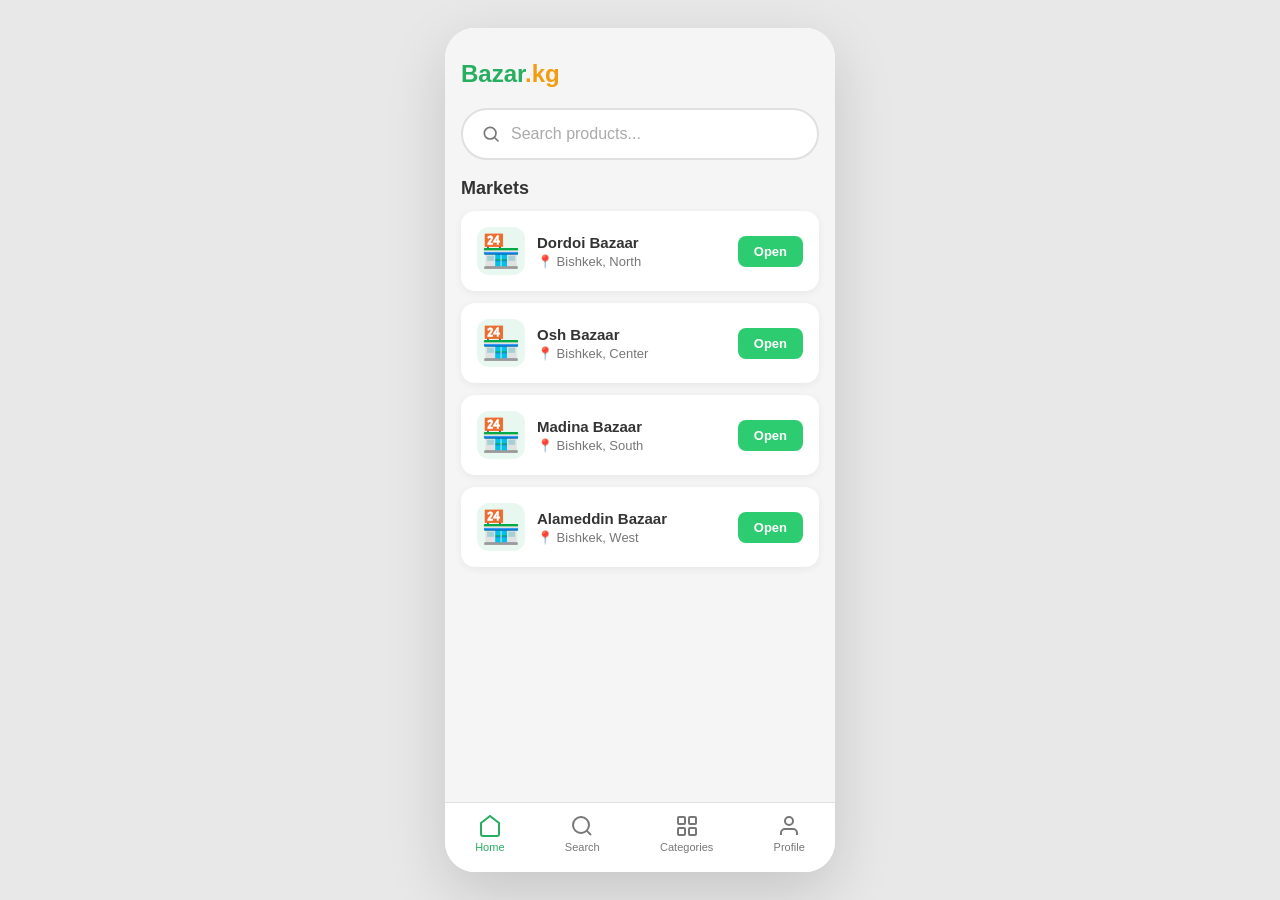
<file: bazar/index.html>
<!DOCTYPE html>
<html lang="en">
<head>
  <meta charset="UTF-8" />
  <meta name="viewport" content="width=device-width, initial-scale=1.0" />
  <title>Bazar.kg</title>
  <link rel="stylesheet" href="style.css" />
</head>
<body>
  <div class="app">

    <!-- ===== 1. HOME SCREEN ===== -->
    <div class="screen active" id="screen-home">
      <header class="top-bar">
        <h1 class="logo">Bazar<span>.kg</span></h1>
      </header>

      <div class="search-bar">
        <svg class="icon" viewBox="0 0 24 24"><circle cx="11" cy="11" r="7" stroke="currentColor" stroke-width="2" fill="none"/><line x1="16.5" y1="16.5" x2="21" y2="21" stroke="currentColor" stroke-width="2"/></svg>
        <input type="text" placeholder="Search products..." onclick="showScreen('screen-search')" readonly />
      </div>

      <h2 class="section-title">Markets</h2>

      <div class="card-list">
        <!-- Market Card Component -->
        <div class="market-card" onclick="showScreen('screen-market')">
          <div class="market-icon">🏪</div>
          <div class="market-info">
            <h3>Dordoi Bazaar</h3>
            <p class="location">📍 Bishkek, North</p>
          </div>
          <button class="btn btn-primary" onclick="event.stopPropagation(); showScreen('screen-market')">Open</button>
        </div>

        <div class="market-card" onclick="showScreen('screen-market')">
          <div class="market-icon">🏪</div>
          <div class="market-info">
            <h3>Osh Bazaar</h3>
            <p class="location">📍 Bishkek, Center</p>
          </div>
          <button class="btn btn-primary" onclick="event.stopPropagation(); showScreen('screen-market')">Open</button>
        </div>

        <div class="market-card" onclick="showScreen('screen-market')">
          <div class="market-icon">🏪</div>
          <div class="market-info">
            <h3>Madina Bazaar</h3>
            <p class="location">📍 Bishkek, South</p>
          </div>
          <button class="btn btn-primary" onclick="event.stopPropagation(); showScreen('screen-market')">Open</button>
        </div>

        <div class="market-card" onclick="showScreen('screen-market')">
          <div class="market-icon">🏪</div>
          <div class="market-info">
            <h3>Alameddin Bazaar</h3>
            <p class="location">📍 Bishkek, West</p>
          </div>
          <button class="btn btn-primary" onclick="event.stopPropagation(); showScreen('screen-market')">Open</button>
        </div>
      </div>
    </div>

    <!-- ===== 2. MARKET SCREEN ===== -->
    <div class="screen" id="screen-market">
      <header class="top-bar">
        <button class="back-btn" onclick="goBack()">← Back</button>
        <h1 class="page-title">Dordoi Bazaar</h1>
      </header>

      <div class="search-bar">
        <svg class="icon" viewBox="0 0 24 24"><circle cx="11" cy="11" r="7" stroke="currentColor" stroke-width="2" fill="none"/><line x1="16.5" y1="16.5" x2="21" y2="21" stroke="currentColor" stroke-width="2"/></svg>
        <input type="text" placeholder="Search containers..." />
      </div>

      <h2 class="section-title">Containers</h2>

      <div class="container-grid">
        <div class="container-card" onclick="showScreen('screen-seller')">
          <div class="container-number">#101</div>
          <p class="seller-name">Aisha K.</p>
          <button class="btn btn-secondary" onclick="event.stopPropagation(); showScreen('screen-seller')">View products</button>
        </div>

        <div class="container-card" onclick="showScreen('screen-seller')">
          <div class="container-number">#102</div>
          <p class="seller-name">Bakyt T.</p>
          <button class="btn btn-secondary" onclick="event.stopPropagation(); showScreen('screen-seller')">View products</button>
        </div>

        <div class="container-card" onclick="showScreen('screen-seller')">
          <div class="container-number">#103</div>
          <p class="seller-name">Cholpon M.</p>
          <button class="btn btn-secondary" onclick="event.stopPropagation(); showScreen('screen-seller')">View products</button>
        </div>

        <div class="container-card" onclick="showScreen('screen-seller')">
          <div class="container-number">#104</div>
          <p class="seller-name">Damir S.</p>
          <button class="btn btn-secondary" onclick="event.stopPropagation(); showScreen('screen-seller')">View products</button>
        </div>

        <div class="container-card" onclick="showScreen('screen-seller')">
          <div class="container-number">#105</div>
          <p class="seller-name">Eliza N.</p>
          <button class="btn btn-secondary" onclick="event.stopPropagation(); showScreen('screen-seller')">View products</button>
        </div>

        <div class="container-card" onclick="showScreen('screen-seller')">
          <div class="container-number">#106</div>
          <p class="seller-name">Farhat R.</p>
          <button class="btn btn-secondary" onclick="event.stopPropagation(); showScreen('screen-seller')">View products</button>
        </div>
      </div>
    </div>

    <!-- ===== 3. PRODUCT SEARCH SCREEN ===== -->
    <div class="screen" id="screen-search">
      <header class="top-bar">
        <h1 class="page-title">Search</h1>
      </header>

      <div class="search-bar search-bar-active">
        <svg class="icon" viewBox="0 0 24 24"><circle cx="11" cy="11" r="7" stroke="currentColor" stroke-width="2" fill="none"/><line x1="16.5" y1="16.5" x2="21" y2="21" stroke="currentColor" stroke-width="2"/></svg>
        <input type="text" placeholder="Search products..." id="searchInput" oninput="filterProducts()" autofocus />
      </div>

      <div class="card-list" id="searchResults">
        <div class="product-card" data-name="leather jacket" onclick="showScreen('screen-product')">
          <div class="product-img">🧥</div>
          <div class="product-info">
            <h3>Leather Jacket</h3>
            <p class="price">3 500 сом</p>
            <p class="container-tag">📦 Container #101</p>
          </div>
        </div>

        <div class="product-card" data-name="running shoes" onclick="showScreen('screen-product')">
          <div class="product-img">👟</div>
          <div class="product-info">
            <h3>Running Shoes</h3>
            <p class="price">2 800 сом</p>
            <p class="container-tag">📦 Container #102</p>
          </div>
        </div>

        <div class="product-card" data-name="wireless earbuds" onclick="showScreen('screen-product')">
          <div class="product-img">🎧</div>
          <div class="product-info">
            <h3>Wireless Earbuds</h3>
            <p class="price">1 200 сом</p>
            <p class="container-tag">📦 Container #103</p>
          </div>
        </div>

        <div class="product-card" data-name="cotton t-shirt" onclick="showScreen('screen-product')">
          <div class="product-img">👕</div>
          <div class="product-info">
            <h3>Cotton T-Shirt</h3>
            <p class="price">800 сом</p>
            <p class="container-tag">📦 Container #104</p>
          </div>
        </div>

        <div class="product-card" data-name="backpack" onclick="showScreen('screen-product')">
          <div class="product-img">🎒</div>
          <div class="product-info">
            <h3>Backpack</h3>
            <p class="price">1 500 сом</p>
            <p class="container-tag">📦 Container #105</p>
          </div>
        </div>

        <div class="product-card" data-name="sunglasses" onclick="showScreen('screen-product')">
          <div class="product-img">🕶️</div>
          <div class="product-info">
            <h3>Sunglasses</h3>
            <p class="price">600 сом</p>
            <p class="container-tag">📦 Container #101</p>
          </div>
        </div>
      </div>
    </div>

    <!-- ===== 4. SELLER PAGE ===== -->
    <div class="screen" id="screen-seller">
      <header class="top-bar">
        <button class="back-btn" onclick="goBack()">← Back</button>
        <h1 class="page-title">Seller</h1>
      </header>

      <div class="seller-header">
        <div class="seller-avatar">👤</div>
        <div class="seller-details">
          <h2>Aisha K.</h2>
          <p>📦 Container #101</p>
          <p>🏪 Dordoi Bazaar</p>
        </div>
      </div>

      <h2 class="section-title">Products</h2>

      <div class="card-list">
        <div class="product-card" onclick="showScreen('screen-product')">
          <div class="product-img">🧥</div>
          <div class="product-info">
            <h3>Leather Jacket</h3>
            <p class="price">3 500 сом</p>
            <p class="container-tag">📦 Container #101</p>
          </div>
        </div>

        <div class="product-card" onclick="showScreen('screen-product')">
          <div class="product-img">🕶️</div>
          <div class="product-info">
            <h3>Sunglasses</h3>
            <p class="price">600 сом</p>
            <p class="container-tag">📦 Container #101</p>
          </div>
        </div>

        <div class="product-card" onclick="showScreen('screen-product')">
          <div class="product-img">👜</div>
          <div class="product-info">
            <h3>Leather Bag</h3>
            <p class="price">2 200 сом</p>
            <p class="container-tag">📦 Container #101</p>
          </div>
        </div>
      </div>
    </div>

    <!-- ===== 5. PRODUCT PAGE ===== -->
    <div class="screen" id="screen-product">
      <header class="top-bar">
        <button class="back-btn" onclick="goBack()">← Back</button>
        <h1 class="page-title">Product</h1>
      </header>

      <div class="product-detail">
        <div class="product-detail-img">🧥</div>
        <h2 class="product-detail-name">Leather Jacket</h2>
        <p class="product-detail-price">3 500 сом</p>
        <p class="product-detail-desc">High-quality leather jacket, available in black and brown. Comfortable fit, perfect for autumn and spring seasons.</p>

        <div class="product-detail-meta">
          <div class="meta-row">
            <span class="meta-label">Seller</span>
            <span class="meta-value" onclick="showScreen('screen-seller')">Aisha K. →</span>
          </div>
          <div class="meta-row">
            <span class="meta-label">Container</span>
            <span class="meta-value">#101</span>
          </div>
          <div class="meta-row">
            <span class="meta-label">Market</span>
            <span class="meta-value">Dordoi Bazaar</span>
          </div>
        </div>
      </div>
    </div>

    <!-- ===== 6. CATEGORIES SCREEN ===== -->
    <div class="screen" id="screen-categories">
      <header class="top-bar">
        <h1 class="page-title">Categories</h1>
      </header>

      <div class="category-grid">
        <div class="category-card" onclick="showScreen('screen-search')">
          <div class="category-icon">👕</div>
          <p>Clothes</p>
        </div>
        <div class="category-card" onclick="showScreen('screen-search')">
          <div class="category-icon">👟</div>
          <p>Shoes</p>
        </div>
        <div class="category-card" onclick="showScreen('screen-search')">
          <div class="category-icon">📱</div>
          <p>Electronics</p>
        </div>
        <div class="category-card" onclick="showScreen('screen-search')">
          <div class="category-icon">🍎</div>
          <p>Food</p>
        </div>
        <div class="category-card" onclick="showScreen('screen-search')">
          <div class="category-icon">💍</div>
          <p>Accessories</p>
        </div>
        <div class="category-card" onclick="showScreen('screen-search')">
          <div class="category-icon">🏠</div>
          <p>Home</p>
        </div>
        <div class="category-card" onclick="showScreen('screen-search')">
          <div class="category-icon">🧸</div>
          <p>Kids</p>
        </div>
        <div class="category-card" onclick="showScreen('screen-search')">
          <div class="category-icon">⚽</div>
          <p>Sports</p>
        </div>
      </div>
    </div>

    <!-- ===== PROFILE SCREEN (bonus simple) ===== -->
    <div class="screen" id="screen-profile">
      <header class="top-bar">
        <h1 class="page-title">Profile</h1>
      </header>

      <div class="profile-section">
        <div class="profile-avatar">👤</div>
        <h2>Guest User</h2>
        <p class="profile-subtitle">Welcome to Bazar.kg</p>

        <div class="profile-menu">
          <div class="profile-menu-item">📋 My Favorites</div>
          <div class="profile-menu-item">📍 Saved Markets</div>
          <div class="profile-menu-item">⚙️ Settings</div>
          <div class="profile-menu-item">❓ Help</div>
        </div>
      </div>
    </div>

    <!-- ===== BOTTOM NAVIGATION ===== -->
    <nav class="bottom-nav">
      <button class="nav-tab active" onclick="switchTab('screen-home', this)">
        <svg viewBox="0 0 24 24" fill="none" stroke="currentColor" stroke-width="2"><path d="M3 9l9-7 9 7v11a2 2 0 01-2 2H5a2 2 0 01-2-2z"/></svg>
        <span>Home</span>
      </button>
      <button class="nav-tab" onclick="switchTab('screen-search', this)">
        <svg viewBox="0 0 24 24" fill="none" stroke="currentColor" stroke-width="2"><circle cx="11" cy="11" r="8"/><line x1="21" y1="21" x2="16.65" y2="16.65"/></svg>
        <span>Search</span>
      </button>
      <button class="nav-tab" onclick="switchTab('screen-categories', this)">
        <svg viewBox="0 0 24 24" fill="none" stroke="currentColor" stroke-width="2"><rect x="3" y="3" width="7" height="7" rx="1"/><rect x="14" y="3" width="7" height="7" rx="1"/><rect x="3" y="14" width="7" height="7" rx="1"/><rect x="14" y="14" width="7" height="7" rx="1"/></svg>
        <span>Categories</span>
      </button>
      <button class="nav-tab" onclick="switchTab('screen-profile', this)">
        <svg viewBox="0 0 24 24" fill="none" stroke="currentColor" stroke-width="2"><path d="M20 21v-2a4 4 0 00-4-4H8a4 4 0 00-4 4v2"/><circle cx="12" cy="7" r="4"/></svg>
        <span>Profile</span>
      </button>
    </nav>

  </div>

  <script src="app.js"></script>
</body>
</html>
</file>
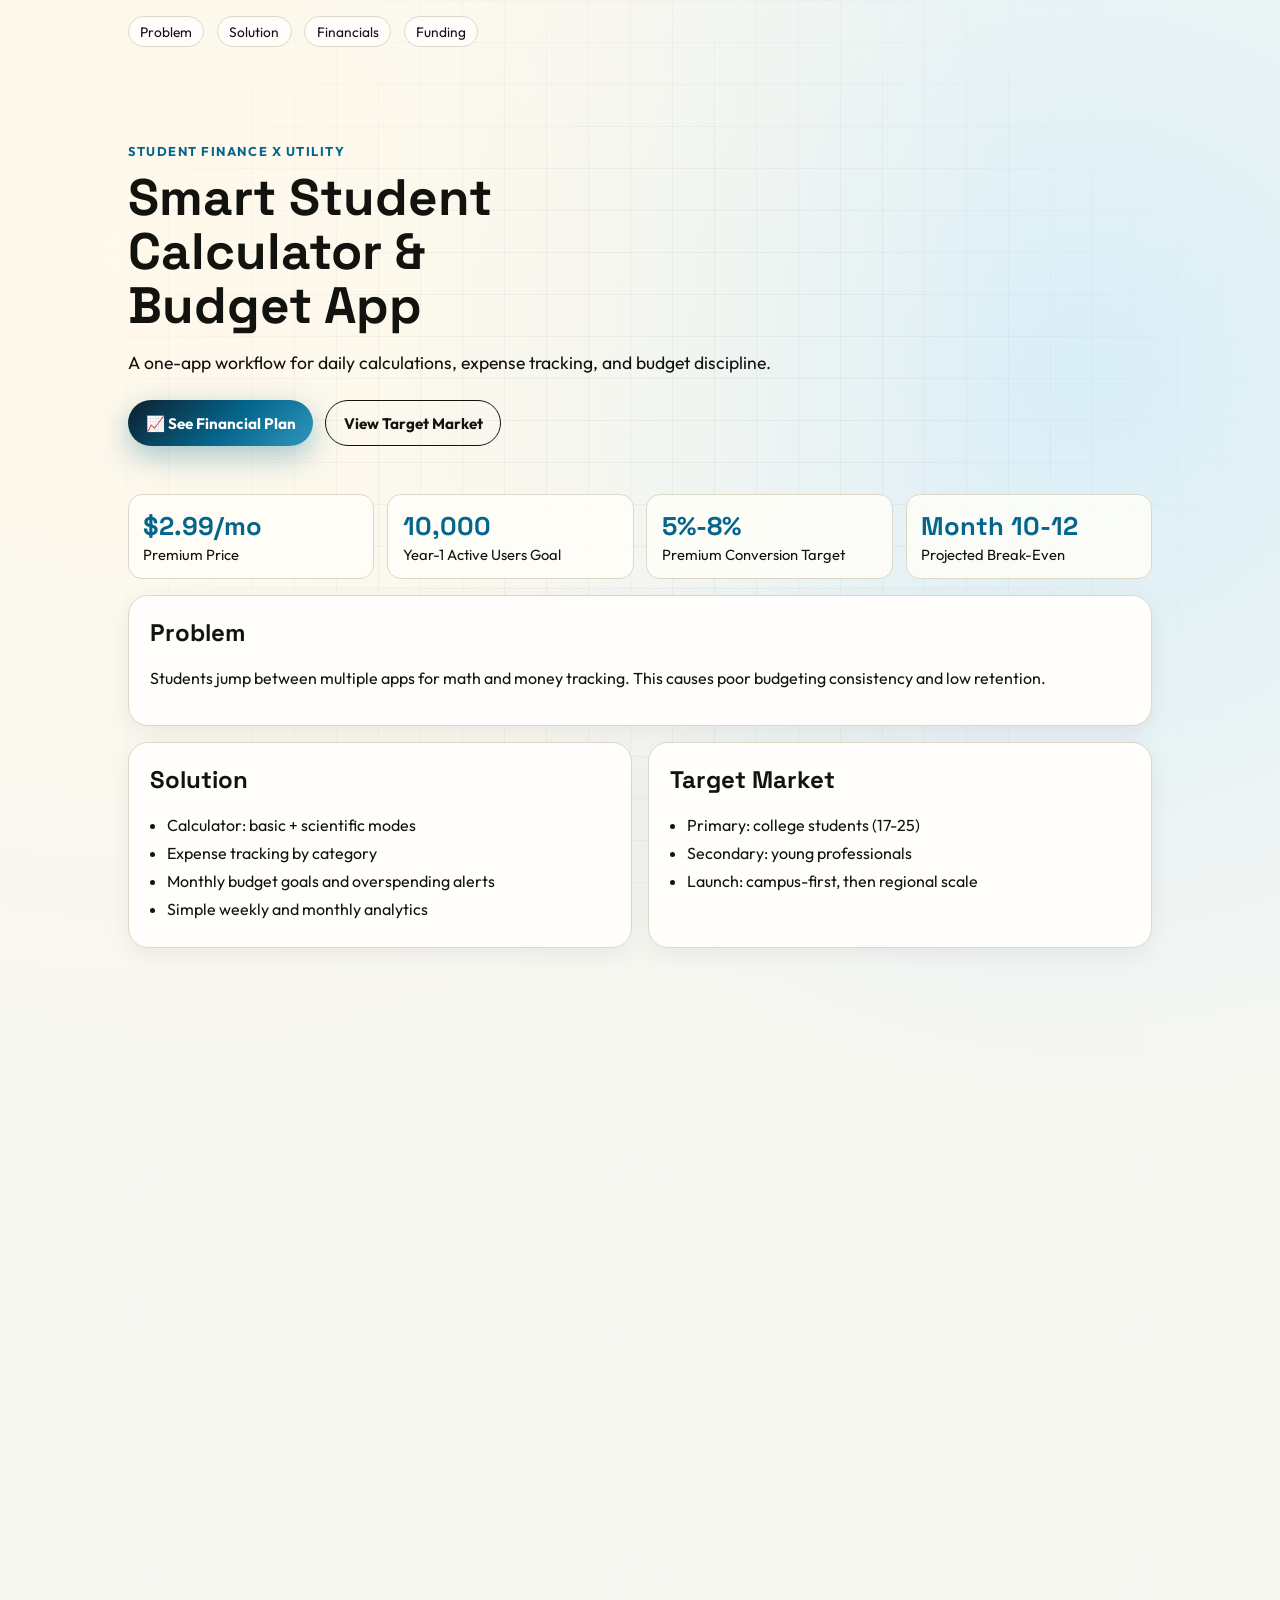
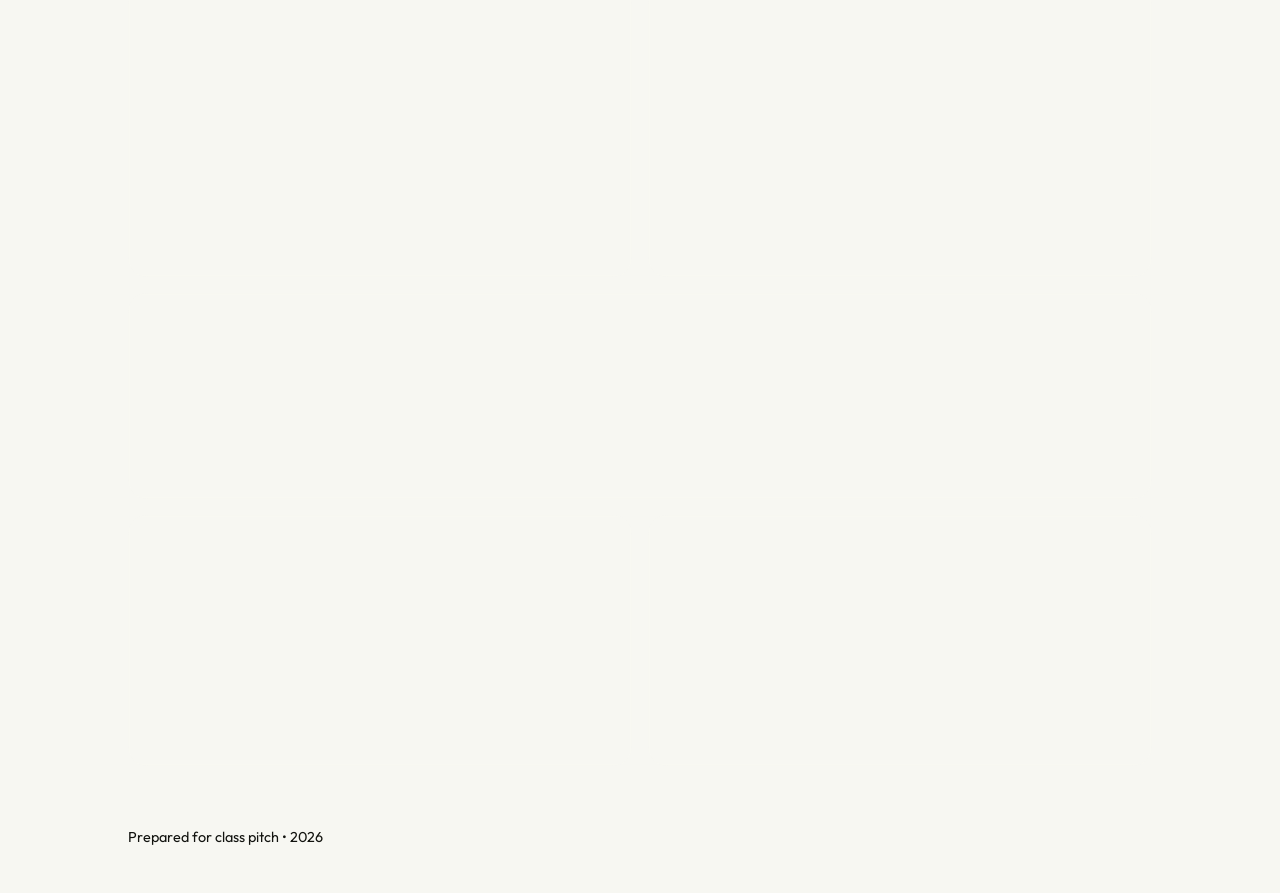
<file: business-site/index.html>
<!doctype html>
<html lang="en">
<head>
  <meta charset="UTF-8" />
  <meta name="viewport" content="width=device-width, initial-scale=1.0" />
  <title>Smart Student Calculator | Business Plan</title>
  <link rel="preconnect" href="https://fonts.googleapis.com" />
  <link rel="preconnect" href="https://fonts.gstatic.com" crossorigin />
  <link href="https://fonts.googleapis.com/css2?family=Outfit:wght@300;400;600;700;800&family=Space+Grotesk:wght@500;700&display=swap" rel="stylesheet" />
  <link rel="stylesheet" href="style.css" />
</head>
<body>
  <div class="bg-grid" aria-hidden="true"></div>
  <nav class="wrap top-nav reveal">
    <a href="#problem">Problem</a>
    <a href="#solution">Solution</a>
    <a href="#financials">Financials</a>
    <a href="#funding">Funding</a>
  </nav>

  <header class="hero wrap">
    <p class="eyebrow reveal">Student Finance x Utility</p>
    <h1 class="reveal delay-1">Smart Student Calculator &amp; Budget App</h1>
    <p class="subtitle reveal delay-2">A one-app workflow for daily calculations, expense tracking, and budget discipline.</p>
    <div class="cta reveal delay-3">
      <button type="button" id="open-financial-panel" class="btn btn-primary" aria-label="Open financial plan">📈 See Financial Plan</button>
      <a href="#market" class="btn btn-ghost">View Target Market</a>
    </div>
  </header>

  <main class="wrap">
    <section class="kpi-strip reveal">
      <article>
        <p class="kpi">$2.99/mo</p>
        <p class="caption">Premium Price</p>
      </article>
      <article>
        <p class="kpi">10,000</p>
        <p class="caption">Year-1 Active Users Goal</p>
      </article>
      <article>
        <p class="kpi">5%-8%</p>
        <p class="caption">Premium Conversion Target</p>
      </article>
      <article>
        <p class="kpi">Month 10-12</p>
        <p class="caption">Projected Break-Even</p>
      </article>
    </section>

    <section class="card reveal" id="problem">
      <h2>Problem</h2>
      <p>Students jump between multiple apps for math and money tracking. This causes poor budgeting consistency and low retention.</p>
    </section>

    <section class="two-col" id="solution">
      <article class="card reveal">
        <h2>Solution</h2>
        <ul>
          <li>Calculator: basic + scientific modes</li>
          <li>Expense tracking by category</li>
          <li>Monthly budget goals and overspending alerts</li>
          <li>Simple weekly and monthly analytics</li>
        </ul>
      </article>
      <article class="card reveal delay-1" id="market">
        <h2>Target Market</h2>
        <ul>
          <li>Primary: college students (17-25)</li>
          <li>Secondary: young professionals</li>
          <li>Launch: campus-first, then regional scale</li>
        </ul>
      </article>
    </section>

    <section class="two-col" id="go-to-market">
      <article class="card reveal">
        <h2>Go-To-Market</h2>
        <ul>
          <li>Campus ambassador program with referral rewards</li>
          <li>Micro-campaigns in Telegram, TikTok, and Instagram</li>
          <li>Student club demo sessions every semester</li>
          <li>App Store optimization with student-focused keywords</li>
        </ul>
      </article>
      <article class="card reveal delay-1" id="competition">
        <h2>Competitive Advantage</h2>
        <ul>
          <li>Single app for both calculations and budgeting</li>
          <li>Faster daily workflow than split-tool competitors</li>
          <li>Low-price premium model for student affordability</li>
          <li>High retention potential through daily calculator usage</li>
        </ul>
      </article>
    </section>

    <section class="card reveal" id="model">
      <h2>Revenue Model</h2>
      <div class="pill-row">
        <span class="pill">Freemium Core</span>
        <span class="pill">$2.99/mo Premium</span>
        <span class="pill">Campus Partnerships</span>
        <span class="pill">Ad-Supported Free Tier</span>
      </div>
    </section>

    <section class="two-col" id="financials">
      <article class="card reveal">
        <h2>Year 1 Financial Snapshot</h2>
        <div class="stat-grid">
          <div>
            <p class="stat">$6,000</p>
            <p class="caption">Startup Cost</p>
          </div>
          <div>
            <p class="stat">$1,200</p>
            <p class="caption">Monthly Operations</p>
          </div>
          <div>
            <p class="stat">10,000</p>
            <p class="caption">Active Users Goal</p>
          </div>
          <div>
            <p class="stat">Month 10-12</p>
            <p class="caption">Break-Even Target</p>
          </div>
        </div>
      </article>

      <article class="card reveal delay-1" id="milestones">
        <h2>Milestones</h2>
        <ol>
          <li>MVP launch by month 2</li>
          <li>1,000 users by month 4</li>
          <li>Premium launch by month 7</li>
          <li>3 university partnerships by month 10</li>
          <li>Break-even by month 12</li>
        </ol>
      </article>
    </section>

    <section class="two-col" id="economics">
      <article class="card reveal">
        <h2>Unit Economics (Target)</h2>
        <div class="bar-list">
          <div>
            <p class="bar-label">User Acquisition (CAC)</p>
            <div class="bar-track"><span style="width: 38%">$1.20</span></div>
          </div>
          <div>
            <p class="bar-label">Monthly Revenue per Premium User</p>
            <div class="bar-track"><span style="width: 72%">$2.99</span></div>
          </div>
          <div>
            <p class="bar-label">Expected 6-Month LTV</p>
            <div class="bar-track"><span style="width: 88%">$12.50</span></div>
          </div>
        </div>
      </article>

      <article class="card reveal delay-1" id="funding">
        <h2>Funding Ask</h2>
        <p class="subtitle-tight">Seeking <strong>$25,000 pre-seed</strong> to accelerate product-market fit and campus growth.</p>
        <div class="fund-grid">
          <p><strong>45%</strong> Product Development</p>
          <p><strong>35%</strong> Marketing &amp; Growth</p>
          <p><strong>15%</strong> Operations</p>
          <p><strong>5%</strong> Legal/Admin</p>
        </div>
      </article>
    </section>

    <section class="card reveal" id="roadmap">
      <h2>Execution Roadmap</h2>
      <div class="roadmap-grid">
        <article>
          <h3>Q1</h3>
          <p>MVP release, onboarding flow, and first analytics dashboard.</p>
        </article>
        <article>
          <h3>Q2</h3>
          <p>First 1,000 users, referral system, and paid premium launch.</p>
        </article>
        <article>
          <h3>Q3</h3>
          <p>University partnerships and retention-focused engagement updates.</p>
        </article>
        <article>
          <h3>Q4</h3>
          <p>Scale campaigns, optimize conversion funnel, and hit break-even.</p>
        </article>
      </div>
    </section>

    <section class="two-col" id="risk-plan">
      <article class="card reveal">
        <h2>Risk Assessment</h2>
        <table>
          <thead>
            <tr>
              <th>Risk</th>
              <th>Impact</th>
            </tr>
          </thead>
          <tbody>
            <tr>
              <td>Low early adoption</td>
              <td>Slow growth curve</td>
            </tr>
            <tr>
              <td>Competitive pressure</td>
              <td>Price sensitivity</td>
            </tr>
            <tr>
              <td>Feature complexity creep</td>
              <td>Reduced usability</td>
            </tr>
          </tbody>
        </table>
      </article>

      <article class="card reveal delay-1">
        <h2>Mitigation Plan</h2>
        <ul>
          <li>Weekly user interviews and rapid UX iteration cycles</li>
          <li>Strict feature prioritization tied to retention metrics</li>
          <li>Campus-led growth loops to reduce paid acquisition dependency</li>
          <li>Quarterly pricing reviews to remain accessible to students</li>
        </ul>
      </article>
    </section>
  </main>

  <footer class="wrap footer reveal">
    <p>Prepared for class pitch • 2026</p>
  </footer>

  <div id="panel-overlay" class="panel-overlay" aria-hidden="true"></div>
  <aside id="financial-panel" class="financial-panel" aria-hidden="true" aria-labelledby="financial-panel-title">
    <div class="panel-head">
      <h2 id="financial-panel-title">Financial Plan</h2>
      <button type="button" id="close-financial-panel" class="panel-close icon-btn" aria-label="Close financial panel">✕</button>
    </div>
    <div class="panel-body">
      <div class="panel-kpis">
        <article>
          <p class="kpi">$6,000</p>
          <p class="caption">Startup Cost</p>
        </article>
        <article>
          <p class="kpi">$1,200</p>
          <p class="caption">Monthly Operations</p>
        </article>
        <article>
          <p class="kpi">10,000</p>
          <p class="caption">Year-1 Users Goal</p>
        </article>
        <article>
          <p class="kpi">Month 10-12</p>
          <p class="caption">Break-Even</p>
        </article>
      </div>

      <h3>Revenue Streams</h3>
      <ul>
        <li>Freemium core for rapid adoption</li>
        <li>$2.99/month premium conversion</li>
        <li>Campus partnerships and sponsored bundles</li>
        <li>Optional ad-supported free tier</li>
      </ul>

      <h3>Use Of Funds ($25,000)</h3>
      <div class="fund-grid">
        <p><strong>45%</strong> Product Development</p>
        <p><strong>35%</strong> Growth Marketing</p>
        <p><strong>15%</strong> Operations</p>
        <p><strong>5%</strong> Legal/Admin</p>
      </div>
    </div>
  </aside>

  <script src="script.js"></script>
</body>
</html>
</file>
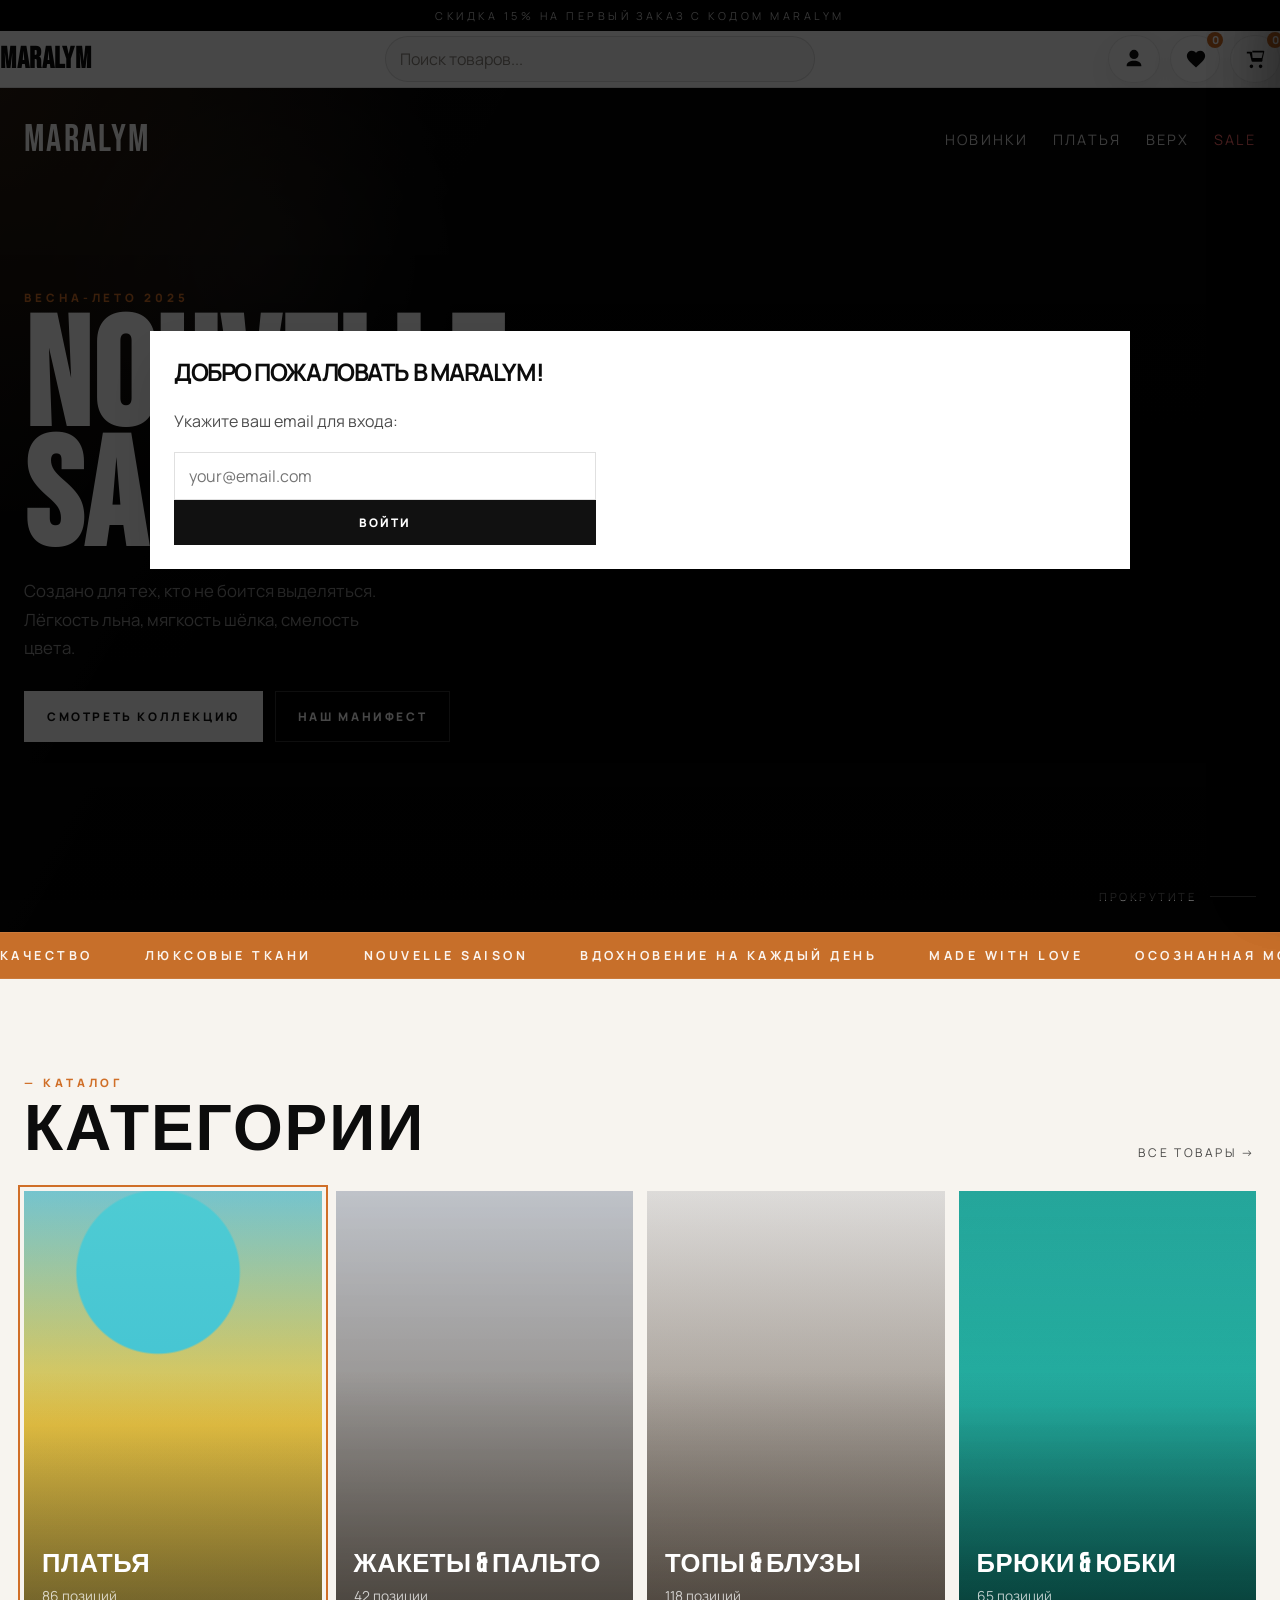
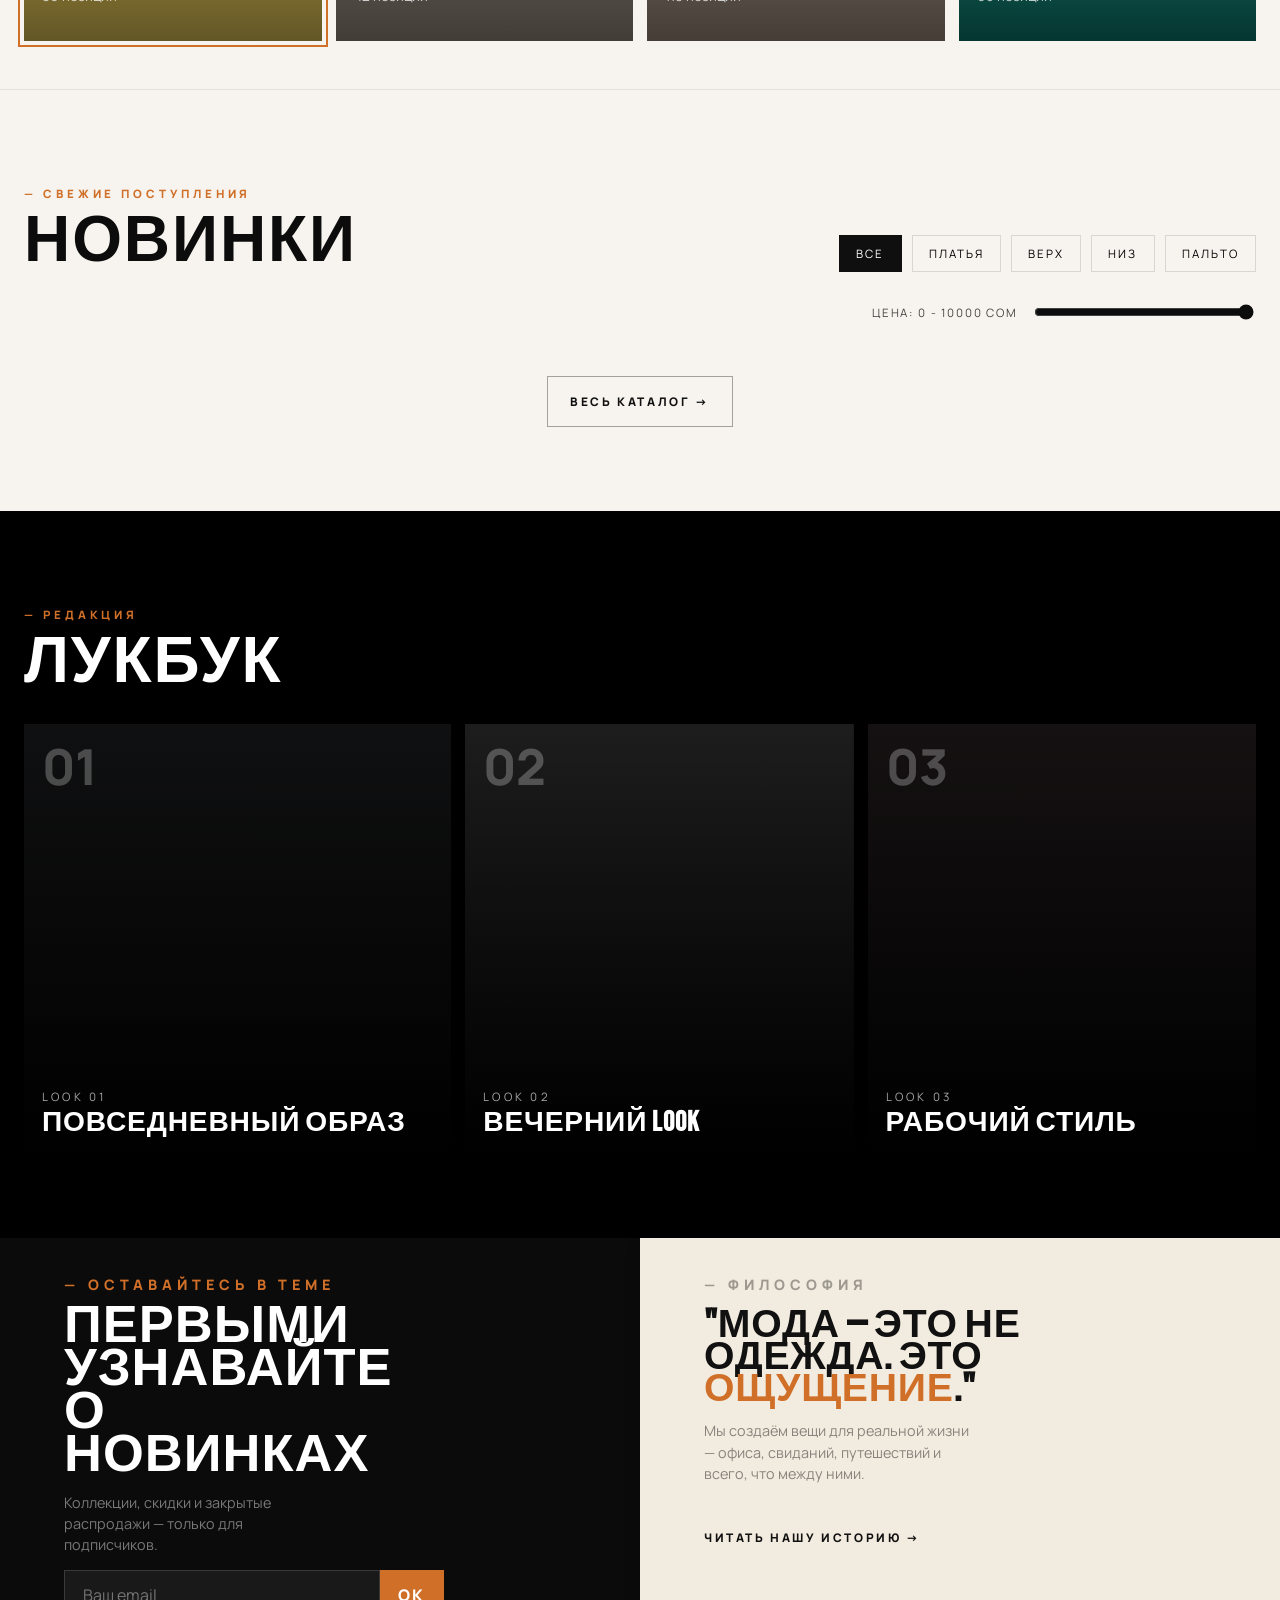
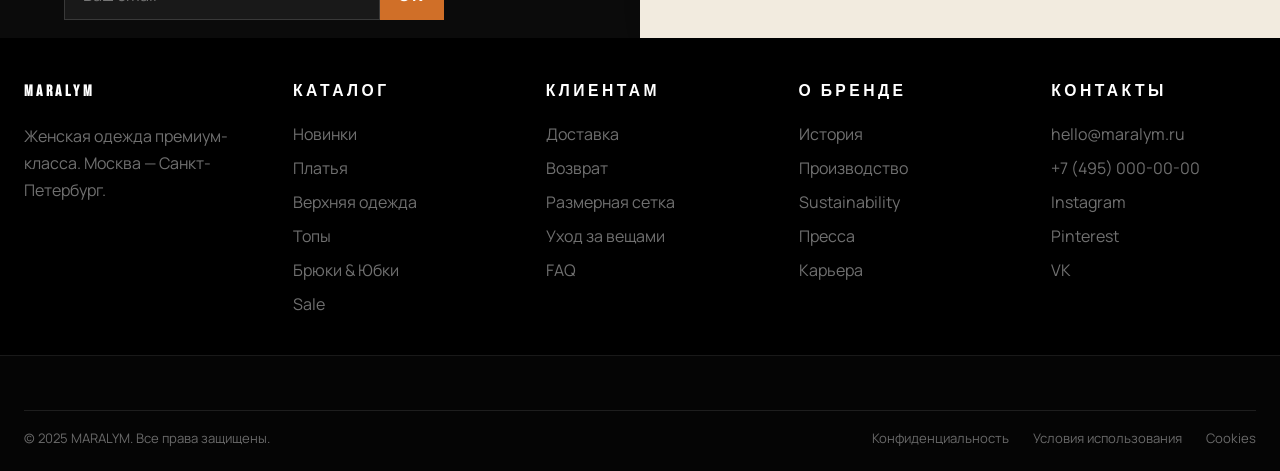
<file: vizitka/index.html>
<!DOCTYPE html>
<html lang="ru">
<head>
  <meta charset="UTF-8" />
  <meta name="viewport" content="width=device-width, initial-scale=1.0" />
  <title>MaralYm — магазин одежды</title>
  <link rel="stylesheet" href="style.css" />
</head>
<body>
  <div class="promo-bar">СКИДКА 15% НА ПЕРВЫЙ ЗАКАЗ С КОДОМ MARALYM</div>

  <header class="header">
    <div class="container header-inner">
      <div class="logo">
        <strong>MaralYm</strong>
        <span>магазин одежды и стильных образов</span>
      </div>

      <div class="header-search">
        <input type="text" id="searchInput" placeholder="Поиск товаров..." class="search-box">
      </div>

      <nav class="nav" aria-label="Главная навигация">
        <button class="nav-btn" id="profileBtn" title="Профиль" aria-label="Профиль">
          <span class="nav-icon nav-icon--profile" aria-hidden="true"></span>
        </button>
        <button class="nav-btn" id="favoritesBtn" title="Избранное" aria-label="Избранное">
          <span class="nav-icon nav-icon--favorites" aria-hidden="true"></span>
          <span class="badge-count" id="favCount">0</span>
        </button>
        <button class="nav-btn" id="cartBtn" title="Корзина" aria-label="Корзина">
          <span class="nav-icon nav-icon--cart" aria-hidden="true"></span>
          <span class="badge-count" id="cartCount">0</span>
        </button>
      </nav>
    </div>
  </header>

  <main>
    <section class="hero" id="home">
      <div class="hero-overlay"></div>
      <div class="container hero-card">
        <div class="hero-top">
          <div class="hero-brand">MARALYM</div>
          <div class="hero-controls">
            <a class="hero-link" href="#catalog">НОВИНКИ</a>
            <a class="hero-link" href="#catalog">ПЛАТЬЯ</a>
            <a class="hero-link" href="#catalog">ВЕРХ</a>
            <a class="hero-link hero-sale" href="#catalog">SALE</a>
          </div>
        </div>

        <div class="hero-copy">
          <div class="hero-kicker">ВЕСНА-ЛЕТО 2025</div>
          <h1>Nouvelle Saison</h1>
          <p class="hero-subtitle">Создано для тех, кто не боится выделяться. Лёгкость льна, мягкость шёлка, смелость цвета.</p>
          <div class="hero-actions">
            <a class="hero-primary" href="#catalog">СМОТРЕТЬ КОЛЛЕКЦИЮ</a>
            <a class="hero-secondary" href="#about">НАШ МАНИФЕСТ</a>
          </div>
        </div>

        <div class="hero-scroll">ПРОКРУТИТЕ</div>
      </div>
    </section>

    <div class="ticker">
      <div class="ticker-track">
        <span>КАЧЕСТВО</span>
        <span>ЛЮКСОВЫЕ ТКАНИ</span>
        <span>NOUVELLE SAISON</span>
        <span>ВДОХНОВЕНИЕ НА КАЖДЫЙ ДЕНЬ</span>
        <span>MADE WITH LOVE</span>
        <span>ОСОЗНАННАЯ МОДА</span>
      </div>
    </div>

    <section class="section categories-section" id="catalog">
      <div class="container">
        <div class="section-head section-head--split">
          <div>
            <p class="eyebrow">— КАТАЛОГ</p>
            <h2>Категории</h2>
          </div>
          <a class="section-link" href="#productsSection">ВСЕ ТОВАРЫ →</a>
        </div>

        <div class="category-grid">
          <button class="category-card active" data-filter="all">
            <span class="category-image category-image--one"></span>
            <span class="category-label">ПЛАТЬЯ</span>
            <span class="category-meta">86 позиций</span>
          </button>
          <button class="category-card" data-filter="outerwear">
            <span class="category-image category-image--two"></span>
            <span class="category-label">ЖАКЕТЫ &amp; ПАЛЬТО</span>
            <span class="category-meta">42 позиции</span>
          </button>
          <button class="category-card" data-filter="shirts">
            <span class="category-image category-image--three"></span>
            <span class="category-label">ТОПЫ &amp; БЛУЗЫ</span>
            <span class="category-meta">118 позиций</span>
          </button>
          <button class="category-card" data-filter="pants">
            <span class="category-image category-image--four"></span>
            <span class="category-label">БРЮКИ &amp; ЮБКИ</span>
            <span class="category-meta">65 позиций</span>
          </button>
        </div>
      </div>
    </section>

    <section class="section news-section" id="productsSection">
      <div class="container">
        <div class="section-head section-head--split">
          <div>
            <p class="eyebrow">— СВЕЖИЕ ПОСТУПЛЕНИЯ</p>
            <h2>Новинки</h2>
          </div>
          <div class="section-filters">
            <button class="filter-chip active" data-filter="all">ВСЕ</button>
            <button class="filter-chip" data-filter="dresses">ПЛАТЬЯ</button>
            <button class="filter-chip" data-filter="shirts">ВЕРХ</button>
            <button class="filter-chip" data-filter="pants">НИЗ</button>
            <button class="filter-chip" data-filter="outerwear">ПАЛЬТО</button>
          </div>
        </div>

        <div class="filters-wrapper">
          <div class="price-filter">
            <label>Цена: <span id="priceLabel">0 - 10000 сом</span></label>
            <input type="range" id="priceRange" min="0" max="10000" value="10000" class="price-slider">
          </div>
        </div>

        <div class="products" id="products"></div>
        <div class="catalog-footer">
          <a class="catalog-button" href="#home">ВЕСЬ КАТАЛОГ →</a>
        </div>
      </div>
    </section>

    <section class="section" id="about">
      <div class="container">
        <div class="section-head">
          <div>
            <p class="eyebrow">— РЕДАКЦИЯ</p>
            <h2>Лукбук</h2>
          </div>
        </div>

        <div class="lookbook-grid">
          <article class="lookbook-card lookbook-card--dark">
            <span class="lookbook-index">01</span>
            <span class="lookbook-kicker">LOOK 01</span>
            <h3>Повседневный образ</h3>
          </article>
          <article class="lookbook-card lookbook-card--light">
            <span class="lookbook-index">02</span>
            <span class="lookbook-kicker">LOOK 02</span>
            <h3>Вечерний LOOK</h3>
          </article>
          <article class="lookbook-card lookbook-card--accent">
            <span class="lookbook-index">03</span>
            <span class="lookbook-kicker">LOOK 03</span>
            <h3>Рабочий стиль</h3>
          </article>
        </div>
      </div>
    </section>

    <section class="section manifesto-section">
      <div class="container manifesto-grid">
        <div class="manifesto-left">
          <p class="eyebrow">— ОСТАВАЙТЕСЬ В ТЕМЕ</p>
          <h2>Первыми узнавайте о новинках</h2>
          <p>Коллекции, скидки и закрытые распродажи — только для подписчиков.</p>
          <form class="manifesto-form" onsubmit="event.preventDefault(); alert('Спасибо! Мы отправим обновления на ваш email.');">
            <input type="email" placeholder="Ваш email" required>
            <button type="submit">OK</button>
          </form>
        </div>

        <div class="manifesto-right">
          <p class="eyebrow">— ФИЛОСОФИЯ</p>
          <h2>"МОДА — ЭТО НЕ<br>ОДЕЖДА. ЭТО <span class="quote-accent">ОЩУЩЕНИЕ</span>."</h2>
          <p>Мы создаём вещи для реальной жизни — офиса, свиданий, путешествий и всего, что между ними.</p>
          <a class="manifesto-link" href="#contacts">ЧИТАТЬ НАШУ ИСТОРИЮ →</a>
        </div>
      </div>
    </section>

    <section class="section" id="contacts">
      <div class="container">
        <div class="footer-links-grid">
          <div>
            <strong>MARALYM</strong>
            <p>Женская одежда премиум-класса. Москва — Санкт-Петербург.</p>
          </div>
          <div>
            <strong>КАТАЛОГ</strong>
            <ul class="footer-list">
              <li>Новинки</li>
              <li>Платья</li>
              <li>Верхняя одежда</li>
              <li>Топы</li>
              <li>Брюки &amp; Юбки</li>
              <li>Sale</li>
            </ul>
          </div>
          <div>
            <strong>КЛИЕНТАМ</strong>
            <ul class="footer-list">
              <li>Доставка</li>
              <li>Возврат</li>
              <li>Размерная сетка</li>
              <li>Уход за вещами</li>
              <li>FAQ</li>
            </ul>
          </div>
          <div>
            <strong>О БРЕНДЕ</strong>
            <ul class="footer-list">
              <li>История</li>
              <li>Производство</li>
              <li>Sustainability</li>
              <li>Пресса</li>
              <li>Карьера</li>
            </ul>
          </div>
          <div>
            <strong>КОНТАКТЫ</strong>
            <ul class="footer-list">
              <li>hello@maralym.ru</li>
              <li>+7 (495) 000-00-00</li>
              <li>Instagram</li>
              <li>Pinterest</li>
              <li>VK</li>
            </ul>
          </div>
        </div>
      </div>
    </section>
  </main>

  <footer class="footer">
    <div class="container footer-inner">
      <div>© 2025 MARALYM. Все права защищены.</div>
      <div class="footer-policy-links">
        <a href="#">Конфиденциальность</a>
        <a href="#">Условия использования</a>
        <a href="#">Cookies</a>
      </div>
    </div>
  </footer>

  <div class="modal" id="modal" aria-hidden="true">
    <div class="modal-card" role="dialog" aria-modal="true" aria-labelledby="modalTitle">
      <div class="modal-visual" id="modalVisual">
        <div class="badge" id="modalCategoryBadge">Категория</div>
        <div>
          <h3 id="modalTitleVisual">Название товара</h3>
          <div id="modalMiniText">Краткое описание</div>
        </div>
      </div>

      <div class="modal-content">
        <button class="close" id="closeModal" aria-label="Закрыть окно">&times;</button>
        <h2 id="modalTitle">Название товара</h2>
        <div class="rating" id="modalRating"></div>
        <div class="modal-price" id="modalPrice">0 сом</div>
        <p id="modalDescription"></p>
        
        <div class="modal-controls">
          <div class="size-select">
            <label>Размер:</label>
            <select id="sizeSelect">
              <option>Выберите размер</option>
            </select>
          </div>
          
          <div class="quantity-select">
            <label>Количество:</label>
            <div class="quantity-input">
              <button id="decreaseQty" class="qty-btn">−</button>
              <input type="number" id="quantityInput" value="1" min="1" max="100">
              <button id="increaseQty" class="qty-btn">+</button>
            </div>
          </div>
        </div>

        <div class="modal-actions">
          <button class="btn btn-primary" id="addToCartBtn">Добавить в корзину</button>
          <button class="btn btn-secondary" id="addToFavBtn">❤️ В избранное</button>
        </div>
      </div>
    </div>
  </div>

  <!-- Cart Sidebar -->
  <div class="sidebar" id="cartSidebar">
    <div class="sidebar-header">
      <h2>Корзина</h2>
      <button class="close-sidebar" id="closeCart">&times;</button>
    </div>
    <div class="cart-items" id="cartItems"></div>
    <div class="sidebar-footer">
      <div class="cart-total">
        <strong>Итого:</strong>
        <span id="cartTotal">0 сом</span>
      </div>
      <button class="btn btn-primary" id="checkoutBtn">Оформить заказ</button>
    </div>
  </div>

  <!-- Favorites Sidebar -->
  <div class="sidebar" id="favoritesSidebar">
    <div class="sidebar-header">
      <h2>Избранное</h2>
      <button class="close-sidebar" id="closeFavorites">&times;</button>
    </div>
    <div class="favorites-items" id="favoritesItems"></div>
  </div>

  <!-- Profile Modal -->
  <div class="modal" id="profileModal" aria-hidden="true">
    <div class="modal-card profile-modal-card">
      <div class="modal-content">
        <button class="close" id="closeProfile" aria-label="Закрыть окно">&times;</button>
        <h2>Мой профиль</h2>
        
        <div class="profile-tabs">
          <button class="profile-tab active" data-tab="orders">История заказов</button>
          <button class="profile-tab" data-tab="info">Мои данные</button>
        </div>

        <div class="profile-tab-content" id="ordersTab">
          <h3>История заказов</h3>
          <div id="ordersList"></div>
        </div>

        <div class="profile-tab-content hidden" id="infoTab">
          <h3>Контактная информация</h3>
          <form class="profile-form">
            <input type="text" id="userName" placeholder="Имя" value="">
            <input type="email" id="userEmail" placeholder="Email" value="">
            <input type="tel" id="userPhone" placeholder="Номер телефона" value="">
            <input type="text" id="userAddress" placeholder="Адрес доставки" value="">
            <button type="button" class="btn btn-primary" id="saveProfileBtn">Сохранить</button>
            <button type="button" class="btn" id="logoutBtn" style="background: #999; margin-top: 8px;">Выйти</button>
          </form>
        </div>
      </div>
    </div>
  </div>

  <!-- Checkout Modal -->
  <div class="modal" id="checkoutModal" aria-hidden="true">
    <div class="modal-card">
      <div class="modal-content">
        <button class="close" id="closeCheckout" aria-label="Закрыть окно">&times;</button>
        <h2>Оформление заказа</h2>
        
        <form class="checkout-form" id="checkoutForm">
          <div class="form-group">
            <label>Имя:</label>
            <input type="text" id="checkoutName" required>
          </div>
          
          <div class="form-group">
            <label>Email:</label>
            <input type="email" id="checkoutEmail" required>
          </div>
          
          <div class="form-group">
            <label>Номер телефона:</label>
            <input type="tel" id="checkoutPhone" required>
          </div>
          
          <div class="form-group">
            <label>Адрес доставки:</label>
            <textarea id="checkoutAddress" required></textarea>
          </div>
          
          <div class="form-group">
            <label>Способ доставки:</label>
            <select id="deliveryMethod" required>
              <option value="pickup">Самовывоз из магазина</option>
              <option value="delivery">Доставка по городу (500 сом)</option>
              <option value="country">Доставка по стране (1500 сом)</option>
            </select>
          </div>

          <div class="checkout-summary">
            <div class="summary-row">
              <span>Стоимость товаров:</span>
              <span id="summaryProducts">0 сом</span>
            </div>
            <div class="summary-row">
              <span>Доставка:</span>
              <span id="summaryDelivery">0 сом</span>
            </div>
            <div class="summary-row total">
              <strong>Итого к оплате:</strong>
              <strong id="summaryTotal">0 сом</strong>
            </div>
          </div>
          
          <button type="submit" class="btn btn-primary" style="width: 100%;">Подтвердить заказ</button>
        </form>
      </div>
    </div>
  </div>

  <!-- Overlay for sidebars -->
  <div class="sidebar-overlay" id="sidebarOverlay"></div>

  <!-- Login Modal -->
  <div class="modal" id="loginModal" aria-hidden="true">
    <div class="modal-card">
      <div class="modal-content">
        <h2>Добро пожаловать в MaralYm!</h2>
        <p>Укажите ваш email для входа:</p>
        <form id="loginForm">
          <div class="form-group">
            <input type="email" id="loginEmail" placeholder="your@email.com" required>
          </div>
          <button type="submit" class="btn btn-primary" style="width: 100%;">Войти</button>
        </form>
      </div>
    </div>
  </div>

  <script src="script.js"></script>
</body>
</html>
</file>
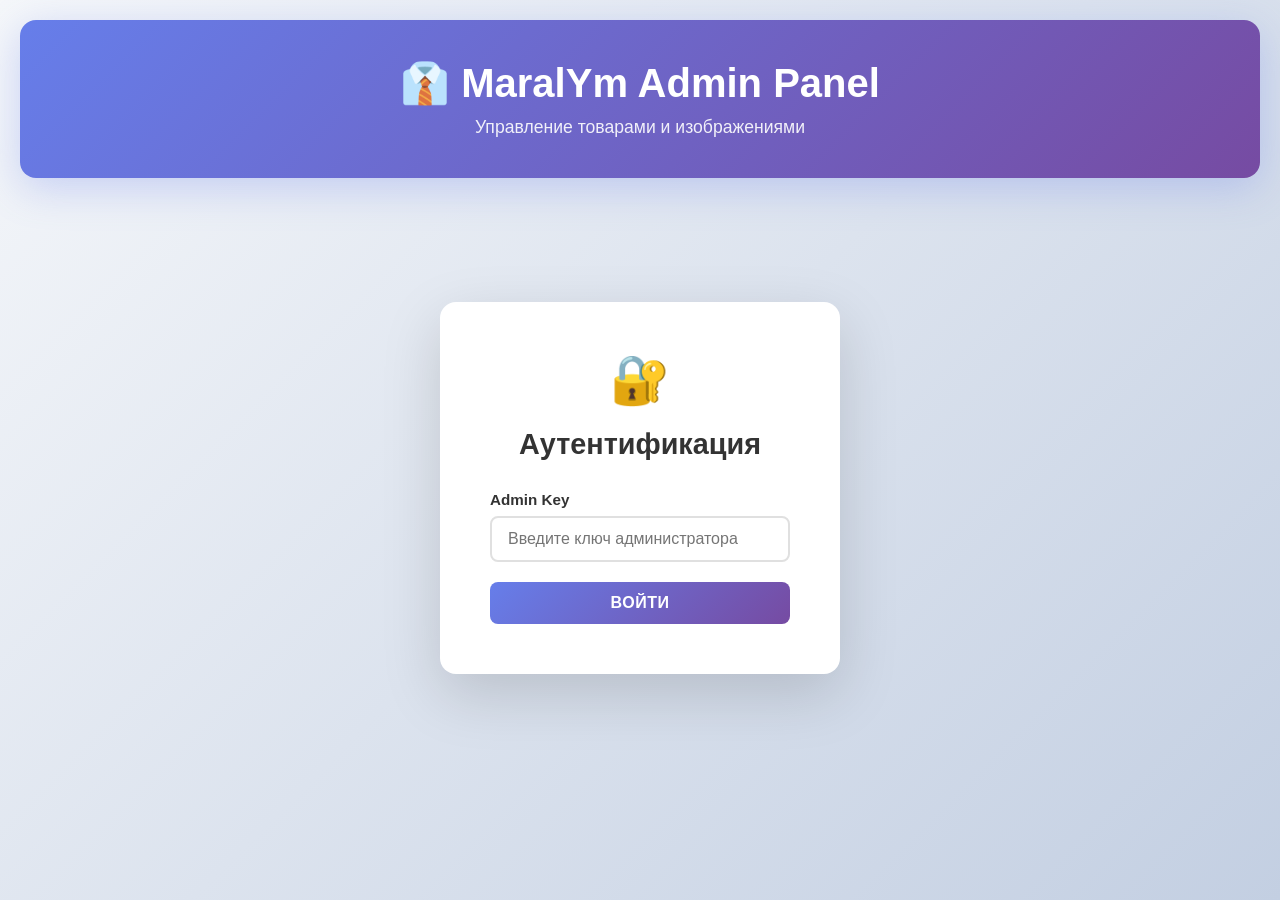
<file: vizitka/admin.html>
<!doctype html>
<html lang="ru">
<head>
  <meta charset="utf-8">
  <meta name="viewport" content="width=device-width,initial-scale=1">
  <title>Admin — MaralYm</title>
  <link rel="stylesheet" href="admin.css">
</head>
<body>
  <div class="admin-container">
    <!-- Header -->
    <header class="admin-header">
      <div class="header-content">
        <h1>👔 MaralYm Admin Panel</h1>
        <p class="subtitle">Управление товарами и изображениями</p>
      </div>
    </header>

    <!-- Login Section -->
    <div id="loginSection" class="login-section">
      <div class="login-card">
        <div class="login-icon">🔐</div>
        <h2>Аутентификация</h2>
        <form id="loginForm">
          <div class="form-group">
            <label for="adminKey">Admin Key</label>
            <input 
              id="adminKey" 
              type="password" 
              placeholder="Введите ключ администратора" 
              required
            >
          </div>
          <button type="submit" class="btn btn-primary btn-block">Войти</button>
        </form>
      </div>
    </div>

    <!-- Admin Area (hidden until authenticated) -->
    <div id="adminArea" class="admin-area hidden">
      <div class="admin-layout">
        <!-- Left Column: Create Product Form -->
        <section class="create-section">
          <div class="section-header">
            <h2>➕ Создать товар</h2>
            <span class="badge-new">Новый</span>
          </div>
          
          <form id="createForm" class="create-form">
            <div class="form-group">
              <label for="name">Название товара *</label>
              <input 
                id="name" 
                type="text"
                placeholder="Например: Белая рубашка Classic Fit" 
                required
              >
            </div>

            <div class="form-row">
              <div class="form-group">
                <label for="category">Категория *</label>
                <select id="category" required>
                  <option value="">Выберите категорию</option>
                  <option value="shirts">Рубашки</option>
                  <option value="pants">Брюки</option>
                  <option value="dresses">Платья</option>
                  <option value="outerwear">Верхняя одежда</option>
                </select>
              </div>

              <div class="form-group">
                <label for="price">Цена (сом) *</label>
                <input 
                  id="price" 
                  type="number" 
                  placeholder="2490" 
                  min="0"
                  required
                >
              </div>
            </div>

            <div class="form-row">
              <div class="form-group">
                <label for="badge">Бейдж (ярлык)</label>
                <input 
                  id="badge" 
                  type="text"
                  placeholder="Например: Новое"
                >
              </div>

              <div class="form-group">
                <label for="rating">Рейтинг</label>
                <input 
                  id="rating" 
                  type="number" 
                  placeholder="4.5"
                  min="0"
                  max="5"
                  step="0.1"
                  value="4.5"
                >
              </div>
            </div>

            <div class="form-group">
              <label for="tags">Размеры/Теги (через запятую)</label>
              <input 
                id="tags" 
                type="text"
                placeholder="XS, S, M, L (автоматически заполнится по умолчанию)"
              >
              <small>Оставьте пусто для автозаполнения стандартными размерами</small>
            </div>

            <div class="form-group">
              <label for="description">Описание</label>
              <textarea 
                id="description" 
                placeholder="Подробное описание товара..."
                rows="4"
              ></textarea>
            </div>

            <div class="form-group">
              <label for="imageFile">Загрузить изображение</label>
              <div class="file-upload">
                <input 
                  id="imageFile" 
                  type="file" 
                  accept="image/*"
                >
                <span class="file-label">📷 Выберите изображение</span>
              </div>
              <div id="imagePreview" class="image-preview"></div>
            </div>

            <button type="submit" class="btn btn-primary btn-block">
              ✅ Создать товар
            </button>
          </form>
        </section>

        <!-- Right Column: Products List -->
        <section class="products-section">
          <div class="section-header">
            <h2>📦 Товары (<span id="productCount">0</span>)</h2>
          </div>
          
          <div id="productsList" class="products-list">
            <div class="empty-state">
              <p>🛍️ Товары будут отображаться здесь</p>
            </div>
          </div>
        </section>
      </div>

      <!-- Logout Button -->
      <div class="logout-section">
        <button id="logoutBtn" class="btn btn-secondary">Выход</button>
      </div>
    </div>

    <!-- Notification Toast -->
    <div id="toast" class="toast"></div>
  </div>

  <script>
    window.MARALYM_API_BASE = 'https://maralym-store-4xe7.onrender.com/api';
  </script>
  <script src="admin.js"></script>
</body>
</html>
</file>
<file: bazar/style.css>
/* ========== RESET & BASE ========== */
* {
  margin: 0;
  padding: 0;
  box-sizing: border-box;
}

:root {
  --green: #2ECC71;
  --green-dark: #27AE60;
  --orange: #F39C12;
  --orange-dark: #E67E22;
  --white: #FFFFFF;
  --bg: #F5F5F5;
  --text: #333333;
  --text-light: #777777;
  --border: #E0E0E0;
  --radius: 14px;
  --radius-sm: 10px;
}

body {
  font-family: -apple-system, BlinkMacSystemFont, 'Segoe UI', Roboto, sans-serif;
  background: #E8E8E8;
  display: flex;
  justify-content: center;
  align-items: center;
  min-height: 100vh;
  color: var(--text);
}

/* ========== APP CONTAINER (mobile frame) ========== */
.app {
  width: 390px;
  height: 844px;
  background: var(--white);
  border-radius: 30px;
  position: relative;
  overflow: hidden;
  box-shadow: 0 20px 60px rgba(0, 0, 0, 0.15);
}

/* ========== SCREENS ========== */
.screen {
  display: none;
  position: absolute;
  top: 0;
  left: 0;
  right: 0;
  bottom: 70px;
  overflow-y: auto;
  padding: 20px 16px 20px;
  background: var(--bg);
}

.screen.active {
  display: block;
}

/* ========== TOP BAR ========== */
.top-bar {
  display: flex;
  align-items: center;
  gap: 12px;
  padding: 12px 0;
  margin-bottom: 8px;
}

.logo {
  font-size: 24px;
  font-weight: 800;
  color: var(--green-dark);
}

.logo span {
  color: var(--orange);
}

.page-title {
  font-size: 20px;
  font-weight: 700;
}

.back-btn {
  background: none;
  border: none;
  font-size: 16px;
  color: var(--green-dark);
  font-weight: 600;
  cursor: pointer;
}

/* ========== SEARCH BAR ========== */
.search-bar {
  display: flex;
  align-items: center;
  gap: 10px;
  background: var(--white);
  border: 2px solid var(--border);
  border-radius: 50px;
  padding: 14px 18px;
  margin-bottom: 18px;
  transition: border-color 0.2s;
}

.search-bar:focus-within {
  border-color: var(--green);
}

.search-bar .icon {
  width: 20px;
  height: 20px;
  color: var(--text-light);
  flex-shrink: 0;
}

.search-bar input {
  border: none;
  outline: none;
  font-size: 16px;
  width: 100%;
  background: transparent;
  color: var(--text);
}

.search-bar input::placeholder {
  color: #AAAAAA;
}

/* ========== SECTION TITLE ========== */
.section-title {
  font-size: 18px;
  font-weight: 700;
  margin-bottom: 12px;
  color: var(--text);
}

/* ========== BUTTONS ========== */
.btn {
  border: none;
  border-radius: 8px;
  padding: 8px 16px;
  font-size: 13px;
  font-weight: 600;
  cursor: pointer;
  white-space: nowrap;
  transition: opacity 0.2s;
}

.btn:active {
  opacity: 0.7;
}

.btn-primary {
  background: var(--green);
  color: white;
}

.btn-secondary {
  background: var(--orange);
  color: white;
}

/* ========== MARKET CARD ========== */
.card-list {
  display: flex;
  flex-direction: column;
  gap: 12px;
  padding-bottom: 16px;
}

.market-card {
  display: flex;
  align-items: center;
  gap: 12px;
  background: var(--white);
  border-radius: var(--radius);
  padding: 16px;
  cursor: pointer;
  transition: box-shadow 0.2s;
  box-shadow: 0 2px 8px rgba(0, 0, 0, 0.06);
}

.market-card:active {
  box-shadow: 0 1px 3px rgba(0, 0, 0, 0.1);
}

.market-icon {
  font-size: 32px;
  width: 48px;
  height: 48px;
  display: flex;
  align-items: center;
  justify-content: center;
  background: #E8F8F0;
  border-radius: 12px;
  flex-shrink: 0;
}

.market-info {
  flex: 1;
}

.market-info h3 {
  font-size: 15px;
  font-weight: 600;
  margin-bottom: 3px;
}

.market-info .location {
  font-size: 13px;
  color: var(--text-light);
}

/* ========== CONTAINER GRID ========== */
.container-grid {
  display: grid;
  grid-template-columns: 1fr 1fr;
  gap: 12px;
  padding-bottom: 16px;
}

.container-card {
  background: var(--white);
  border-radius: var(--radius);
  padding: 16px;
  text-align: center;
  cursor: pointer;
  box-shadow: 0 2px 8px rgba(0, 0, 0, 0.06);
  transition: box-shadow 0.2s;
}

.container-card:active {
  box-shadow: 0 1px 3px rgba(0, 0, 0, 0.1);
}

.container-number {
  font-size: 22px;
  font-weight: 800;
  color: var(--green-dark);
  margin-bottom: 4px;
}

.seller-name {
  font-size: 14px;
  color: var(--text-light);
  margin-bottom: 10px;
}

.container-card .btn {
  width: 100%;
  padding: 9px 12px;
}

/* ========== PRODUCT CARD ========== */
.product-card {
  display: flex;
  align-items: center;
  gap: 14px;
  background: var(--white);
  border-radius: var(--radius);
  padding: 14px;
  cursor: pointer;
  box-shadow: 0 2px 8px rgba(0, 0, 0, 0.06);
  transition: box-shadow 0.2s;
}

.product-card:active {
  box-shadow: 0 1px 3px rgba(0, 0, 0, 0.1);
}

.product-img {
  font-size: 36px;
  width: 56px;
  height: 56px;
  display: flex;
  align-items: center;
  justify-content: center;
  background: #FFF3E0;
  border-radius: 12px;
  flex-shrink: 0;
}

.product-info {
  flex: 1;
}

.product-info h3 {
  font-size: 15px;
  font-weight: 600;
  margin-bottom: 3px;
}

.price {
  font-size: 15px;
  font-weight: 700;
  color: var(--green-dark);
  margin-bottom: 2px;
}

.container-tag {
  font-size: 12px;
  color: var(--text-light);
}

/* ========== SELLER HEADER ========== */
.seller-header {
  display: flex;
  align-items: center;
  gap: 16px;
  background: var(--white);
  border-radius: var(--radius);
  padding: 20px;
  margin-bottom: 20px;
  box-shadow: 0 2px 8px rgba(0, 0, 0, 0.06);
}

.seller-avatar {
  font-size: 44px;
  width: 64px;
  height: 64px;
  display: flex;
  align-items: center;
  justify-content: center;
  background: #E8F8F0;
  border-radius: 50%;
  flex-shrink: 0;
}

.seller-details h2 {
  font-size: 18px;
  font-weight: 700;
  margin-bottom: 4px;
}

.seller-details p {
  font-size: 13px;
  color: var(--text-light);
  margin-bottom: 2px;
}

/* ========== PRODUCT DETAIL ========== */
.product-detail {
  background: var(--white);
  border-radius: var(--radius);
  padding: 24px 20px;
  text-align: center;
  box-shadow: 0 2px 8px rgba(0, 0, 0, 0.06);
}

.product-detail-img {
  font-size: 80px;
  margin-bottom: 16px;
}

.product-detail-name {
  font-size: 22px;
  font-weight: 700;
  margin-bottom: 6px;
}

.product-detail-price {
  font-size: 24px;
  font-weight: 800;
  color: var(--green-dark);
  margin-bottom: 14px;
}

.product-detail-desc {
  font-size: 14px;
  color: var(--text-light);
  line-height: 1.5;
  margin-bottom: 20px;
  text-align: left;
}

.product-detail-meta {
  text-align: left;
}

.meta-row {
  display: flex;
  justify-content: space-between;
  padding: 12px 0;
  border-top: 1px solid var(--border);
}

.meta-label {
  font-size: 14px;
  color: var(--text-light);
}

.meta-value {
  font-size: 14px;
  font-weight: 600;
  color: var(--text);
  cursor: pointer;
}

/* ========== CATEGORIES GRID ========== */
.category-grid {
  display: grid;
  grid-template-columns: 1fr 1fr;
  gap: 12px;
  padding-bottom: 16px;
}

.category-card {
  background: var(--white);
  border-radius: var(--radius);
  padding: 24px 16px;
  text-align: center;
  cursor: pointer;
  box-shadow: 0 2px 8px rgba(0, 0, 0, 0.06);
  transition: box-shadow 0.2s;
}

.category-card:active {
  box-shadow: 0 1px 3px rgba(0, 0, 0, 0.1);
}

.category-icon {
  font-size: 36px;
  margin-bottom: 8px;
}

.category-card p {
  font-size: 14px;
  font-weight: 600;
  color: var(--text);
}

/* ========== PROFILE ========== */
.profile-section {
  text-align: center;
  padding-top: 20px;
}

.profile-avatar {
  font-size: 60px;
  width: 90px;
  height: 90px;
  display: flex;
  align-items: center;
  justify-content: center;
  background: #E8F8F0;
  border-radius: 50%;
  margin: 0 auto 12px;
}

.profile-section h2 {
  font-size: 20px;
  font-weight: 700;
  margin-bottom: 4px;
}

.profile-subtitle {
  font-size: 14px;
  color: var(--text-light);
  margin-bottom: 24px;
}

.profile-menu {
  text-align: left;
}

.profile-menu-item {
  background: var(--white);
  padding: 16px 18px;
  margin-bottom: 8px;
  border-radius: var(--radius-sm);
  font-size: 15px;
  font-weight: 500;
  cursor: pointer;
  box-shadow: 0 2px 8px rgba(0, 0, 0, 0.06);
  transition: background 0.2s;
}

.profile-menu-item:active {
  background: #F0F0F0;
}

/* ========== BOTTOM NAVIGATION ========== */
.bottom-nav {
  position: absolute;
  bottom: 0;
  left: 0;
  right: 0;
  height: 70px;
  background: var(--white);
  display: flex;
  justify-content: space-around;
  align-items: center;
  border-top: 1px solid var(--border);
  padding-bottom: 8px;
}

.nav-tab {
  display: flex;
  flex-direction: column;
  align-items: center;
  gap: 3px;
  background: none;
  border: none;
  cursor: pointer;
  color: var(--text-light);
  padding: 6px 12px;
  transition: color 0.2s;
}

.nav-tab svg {
  width: 24px;
  height: 24px;
}

.nav-tab span {
  font-size: 11px;
  font-weight: 500;
}

.nav-tab.active {
  color: var(--green-dark);
}

/* ========== SCROLLBAR ========== */
.screen::-webkit-scrollbar {
  width: 0;
}

/* ========== RESPONSIVE — full-screen on small devices ========== */
@media (max-width: 430px) {
  body {
    background: var(--white);
    align-items: flex-start;
  }
  .app {
    width: 100%;
    height: 100vh;
    border-radius: 0;
    box-shadow: none;
  }
}
</file>
<file: business-site/style.css>
:root {
  --bg: #f7f7f2;
  --ink: #12130f;
  --accent: #05668d;
  --accent-2: #f26419;
  --card: #fffefb;
  --line: #ddd7c8;
}

* {
  box-sizing: border-box;
}

body {
  margin: 0;
  font-family: "Outfit", sans-serif;
  color: var(--ink);
  background: radial-gradient(circle at 10% 10%, #fff9ea 0%, transparent 35%),
    radial-gradient(circle at 85% 15%, #d9eef8 0%, transparent 30%),
    var(--bg);
  min-height: 100vh;
}

.bg-grid {
  position: fixed;
  inset: 0;
  background-image: linear-gradient(to right, rgba(18, 19, 15, 0.04) 1px, transparent 1px),
    linear-gradient(to bottom, rgba(18, 19, 15, 0.04) 1px, transparent 1px);
  background-size: 42px 42px;
  mask-image: radial-gradient(circle at center, black 35%, transparent 85%);
  pointer-events: none;
}

.wrap {
  width: min(1024px, 92vw);
  margin: 0 auto;
}

.top-nav {
  padding-top: 1rem;
  display: flex;
  gap: 0.8rem;
  flex-wrap: wrap;
}

.top-nav a {
  font-size: 0.86rem;
  text-decoration: none;
  color: var(--ink);
  border: 1px solid var(--line);
  background: #ffffffb3;
  padding: 0.35rem 0.7rem;
  border-radius: 999px;
}

.hero {
  padding: 6rem 0 3rem;
}

.eyebrow {
  text-transform: uppercase;
  letter-spacing: 0.12em;
  font-weight: 700;
  color: var(--accent);
  margin: 0 0 0.75rem;
  font-size: 0.8rem;
}

h1, h2 {
  font-family: "Space Grotesk", sans-serif;
  margin-top: 0;
}

h1 {
  font-size: clamp(2rem, 4vw, 3.8rem);
  line-height: 1.05;
  margin-bottom: 1rem;
  max-width: 14ch;
}

.subtitle {
  font-size: 1.1rem;
  line-height: 1.5;
  max-width: 62ch;
}

.cta {
  display: flex;
  gap: 0.75rem;
  flex-wrap: wrap;
  margin-top: 1.5rem;
}

.btn {
  text-decoration: none;
  padding: 0.78rem 1.1rem;
  border-radius: 999px;
  border: 1px solid transparent;
  font-weight: 700;
  font-family: inherit;
  font-size: 0.95rem;
  cursor: pointer;
}

.icon-btn {
  width: 46px;
  height: 46px;
  display: inline-flex;
  align-items: center;
  justify-content: center;
  padding: 0;
  font-size: 1.2rem;
  line-height: 1;
}

#open-financial-panel {
  background: linear-gradient(135deg, #0d1f2d 0%, #05668d 55%, #2f97bb 100%);
  border: none;
  box-shadow: 0 10px 30px rgba(5, 102, 141, 0.35);
  transition: transform 220ms ease, box-shadow 220ms ease;
}

#open-financial-panel:hover {
  transform: translateY(-2px) scale(1.03);
  box-shadow: 0 14px 36px rgba(5, 102, 141, 0.4);
}

.btn-primary {
  background: var(--ink);
  color: white;
}

.btn-ghost {
  border-color: var(--ink);
  color: var(--ink);
}

.panel-overlay {
  position: fixed;
  inset: 0;
  background: transparent;
  opacity: 0;
  pointer-events: none;
  transition: opacity 240ms ease;
  z-index: 20;
}

.panel-overlay.is-open {
  opacity: 1;
  pointer-events: auto;
}

.financial-panel {
  position: fixed;
  top: 14px;
  right: 0;
  width: min(560px, calc(100vw - 20px));
  height: calc(100vh - 28px);
  background: linear-gradient(145deg, #fffdf8 0%, #fff8eb 50%, #f1f9ff 100%);
  border: 1px solid #d8dece;
  border-right: none;
  border-radius: 24px 0 0 24px;
  box-shadow: -28px 18px 60px rgba(18, 19, 15, 0.18);
  transform: translate3d(108%, 0, 0) scale(0.985);
  opacity: 0;
  visibility: hidden;
  transition: transform 680ms cubic-bezier(0.22, 1, 0.36, 1), opacity 420ms ease, visibility 0ms linear 420ms;
  z-index: 21;
  display: grid;
  grid-template-rows: auto 1fr;
  overflow: hidden;
}

.financial-panel.is-open {
  transform: translate3d(0, 0, 0) scale(1);
  opacity: 1;
  visibility: visible;
  transition: transform 680ms cubic-bezier(0.22, 1, 0.36, 1), opacity 420ms ease;
}

.panel-head {
  display: flex;
  align-items: center;
  justify-content: space-between;
  gap: 0.7rem;
  padding: 1rem 1.2rem;
  border-bottom: 1px solid #e2dccb;
  background: linear-gradient(90deg, #fff9ea99 0%, #f2f8ff99 100%);
  backdrop-filter: blur(6px);
}

.panel-head h2 {
  margin: 0;
}

.panel-close {
  border: 1px solid var(--line);
  background: #ffffffd6;
  border-radius: 999px;
  cursor: pointer;
  font-weight: 700;
  transition: transform 180ms ease, background 180ms ease;
}

.panel-close:hover {
  transform: rotate(90deg);
  background: white;
}

.panel-body {
  overflow-y: auto;
  padding: 1rem 1.2rem 1.4rem;
}

.panel-body > * {
  opacity: 0;
  transform: translateX(16px);
  transition: opacity 320ms ease, transform 520ms cubic-bezier(0.22, 1, 0.36, 1);
}

.financial-panel.is-open .panel-body > * {
  opacity: 1;
  transform: translateX(0);
}

.financial-panel.is-open .panel-body > :nth-child(1) { transition-delay: 90ms; }
.financial-panel.is-open .panel-body > :nth-child(2) { transition-delay: 150ms; }
.financial-panel.is-open .panel-body > :nth-child(3) { transition-delay: 210ms; }
.financial-panel.is-open .panel-body > :nth-child(4) { transition-delay: 270ms; }
.financial-panel.is-open .panel-body > :nth-child(5) { transition-delay: 330ms; }

.panel-body h3 {
  margin: 1.2rem 0 0.55rem;
  font-family: "Space Grotesk", sans-serif;
}

.panel-kpis {
  display: grid;
  grid-template-columns: repeat(2, minmax(0, 1fr));
  gap: 0.7rem;
}

.panel-kpis article {
  border: 1px solid #d7dfcf;
  background: linear-gradient(180deg, #ffffff 0%, #fbfdff 100%);
  border-radius: 12px;
  padding: 0.75rem;
  box-shadow: 0 8px 20px rgba(5, 102, 141, 0.08);
}

.card {
  background: color-mix(in srgb, var(--card), white 25%);
  border: 1px solid var(--line);
  border-radius: 20px;
  padding: 1.3rem;
  backdrop-filter: blur(3px);
  box-shadow: 0 8px 24px rgba(18, 19, 15, 0.06);
}

main {
  display: grid;
  gap: 1rem;
  padding-bottom: 2rem;
}

.kpi-strip {
  display: grid;
  grid-template-columns: repeat(4, minmax(0, 1fr));
  gap: 0.8rem;
}

.kpi-strip article {
  border: 1px solid var(--line);
  border-radius: 14px;
  background: #fffef8d9;
  padding: 0.9rem;
}

.kpi {
  margin: 0;
  font-family: "Space Grotesk", sans-serif;
  font-size: clamp(1.1rem, 2vw, 1.7rem);
  color: var(--accent);
  font-weight: 700;
}

.two-col {
  display: grid;
  gap: 1rem;
  grid-template-columns: repeat(2, minmax(0, 1fr));
}

ul, ol {
  padding-left: 1.1rem;
  margin-bottom: 0;
}

li {
  margin-bottom: 0.5rem;
}

.pill-row {
  display: flex;
  flex-wrap: wrap;
  gap: 0.6rem;
}

.pill {
  border: 1px solid var(--line);
  border-radius: 999px;
  padding: 0.45rem 0.8rem;
  font-weight: 600;
  background: white;
}

.stat-grid {
  display: grid;
  grid-template-columns: repeat(2, minmax(0, 1fr));
  gap: 0.8rem;
}

.stat {
  font-size: clamp(1.2rem, 2.6vw, 2rem);
  margin: 0;
  color: var(--accent-2);
  font-weight: 800;
}

.caption {
  margin: 0.2rem 0 0;
  font-size: 0.92rem;
}

.subtitle-tight {
  margin-top: 0;
  font-size: 1rem;
}

.bar-list {
  display: grid;
  gap: 0.8rem;
}

.bar-label {
  margin: 0 0 0.28rem;
  font-size: 0.92rem;
  font-weight: 600;
}

.bar-track {
  width: 100%;
  height: 34px;
  border: 1px solid var(--line);
  border-radius: 999px;
  background: white;
  overflow: hidden;
}

.bar-track span {
  height: 100%;
  display: flex;
  align-items: center;
  padding-left: 0.8rem;
  font-weight: 700;
  background: linear-gradient(90deg, #05668d, #4f93af);
  color: white;
}

.fund-grid {
  display: grid;
  grid-template-columns: repeat(2, minmax(0, 1fr));
  gap: 0.45rem;
}

.fund-grid p {
  margin: 0;
  border: 1px solid var(--line);
  border-radius: 12px;
  padding: 0.55rem;
  background: white;
}

.roadmap-grid {
  display: grid;
  grid-template-columns: repeat(4, minmax(0, 1fr));
  gap: 0.7rem;
}

.roadmap-grid article {
  border: 1px dashed var(--line);
  border-radius: 14px;
  padding: 0.7rem;
  background: #fff;
}

.roadmap-grid h3 {
  margin: 0 0 0.45rem;
  font-family: "Space Grotesk", sans-serif;
}

.roadmap-grid p {
  margin: 0;
  font-size: 0.95rem;
}

table {
  width: 100%;
  border-collapse: collapse;
  font-size: 0.95rem;
}

th, td {
  border-bottom: 1px solid var(--line);
  text-align: left;
  padding: 0.6rem 0.2rem;
}

th {
  font-family: "Space Grotesk", sans-serif;
}

.footer {
  padding: 1rem 0 2rem;
  font-size: 0.9rem;
  opacity: 0.75;
}

.reveal {
  opacity: 0;
  transform: translateY(14px);
  animation: rise 620ms ease forwards;
}

.delay-1 { animation-delay: 120ms; }
.delay-2 { animation-delay: 220ms; }
.delay-3 { animation-delay: 320ms; }

@keyframes rise {
  to {
    opacity: 1;
    transform: translateY(0);
  }
}

@media (max-width: 760px) {
  .top-nav {
    padding-top: 0.7rem;
  }

  .hero {
    padding-top: 4rem;
  }

  .two-col, .stat-grid, .kpi-strip, .roadmap-grid, .fund-grid {
    grid-template-columns: 1fr;
  }

  .panel-kpis {
    grid-template-columns: 1fr;
  }

  .financial-panel {
    top: 0;
    width: 100%;
    height: 100vh;
    border-radius: 0;
    border: none;
  }
}
</file>
<file: vizitka/style.css>
@import url("https://fonts.googleapis.com/css2?family=Bebas+Neue&family=Manrope:wght@400;500;600;700;800&display=swap");

:root {
  --bg: #f5f1ea;
  --surface: #ffffff;
  --ink: #0c0c0c;
  --muted: #7a746d;
  --line: rgba(0, 0, 0, 0.12);
  --accent: #d06f28;
  --accent-soft: rgba(208, 111, 40, 0.12);
  --shadow: 0 20px 60px rgba(0, 0, 0, 0.12);
}

* {
  box-sizing: border-box;
}

html {
  scroll-behavior: smooth;
}

body {
  margin: 0;
  font-family: "Manrope", sans-serif;
  color: var(--ink);
  background: var(--bg);
}

a {
  color: inherit;
  text-decoration: none;
}

button,
input,
select,
textarea {
  font: inherit;
}

.container {
  width: min(1360px, calc(100% - 48px));
  margin: 0 auto;
}

.promo-bar {
  background: #000;
  color: rgba(255, 255, 255, 0.76);
  text-align: center;
  letter-spacing: 0.32em;
  font-size: 0.68rem;
  padding: 8px 12px;
  text-transform: uppercase;
}

.header {
  display: flex;
  background: #fff;
  border-bottom: 1px solid var(--line);
  position: sticky;
  top: 0;
  z-index: 50;
}

.header-inner {
  min-height: 56px;
  display: flex;
  align-items: center;
  justify-content: space-between;
  gap: 18px;
  width: 100%;
}

.logo strong {
  display: block;
  font-family: "Bebas Neue", sans-serif;
  font-size: 1.85rem;
  line-height: 0.95;
  letter-spacing: 0.02em;
  text-transform: uppercase;
}

.logo span {
  display: none;
}

.header-search {
  flex: 1;
  max-width: 430px;
}

.search-box {
  width: 100%;
  padding: 11px 14px;
  border: 1px solid var(--line);
  border-radius: 999px;
  background: #fafafa;
  color: var(--ink);
}

.search-box::placeholder {
  color: #8a847d;
}

.nav {
  display: flex;
  align-items: center;
  gap: 10px;
}

.nav-btn {
  position: relative;
  display: inline-flex;
  align-items: center;
  justify-content: center;
  min-width: 48px;
  height: 48px;
  border: 1px solid rgba(0, 0, 0, 0.08);
  background: rgba(255, 255, 255, 0.9);
  cursor: pointer;
  padding: 0 14px;
  border-radius: 999px;
  color: var(--ink);
  box-shadow: 0 10px 24px rgba(0, 0, 0, 0.06);
  gap: 10px;
  transition: transform 0.2s ease, background 0.2s ease, box-shadow 0.2s ease;
}

.nav-btn:hover {
  background: #fff;
  transform: translateY(-1px);
  box-shadow: 0 14px 28px rgba(0, 0, 0, 0.08);
}

.nav-icon {
  width: 22px;
  height: 22px;
  display: inline-block;
  background-color: currentColor;
  -webkit-mask: center / contain no-repeat;
  mask: center / contain no-repeat;
  flex: 0 0 auto;
}

.nav-icon--profile {
  -webkit-mask-image: url("data:image/svg+xml,%3Csvg xmlns='http://www.w3.org/2000/svg' viewBox='0 0 24 24'%3E%3Cpath fill='black' d='M12 12a5 5 0 1 0-5-5a5 5 0 0 0 5 5Zm0 2c-4.42 0-8 2.24-8 5v1h16v-1c0-2.76-3.58-5-8-5Z'/%3E%3C/svg%3E");
  mask-image: url("data:image/svg+xml,%3Csvg xmlns='http://www.w3.org/2000/svg' viewBox='0 0 24 24'%3E%3Cpath fill='black' d='M12 12a5 5 0 1 0-5-5a5 5 0 0 0 5 5Zm0 2c-4.42 0-8 2.24-8 5v1h16v-1c0-2.76-3.58-5-8-5Z'/%3E%3C/svg%3E");
}

.nav-icon--favorites {
  -webkit-mask-image: url("data:image/svg+xml,%3Csvg xmlns='http://www.w3.org/2000/svg' viewBox='0 0 24 24'%3E%3Cpath fill='black' d='M12 21.35l-1.45-1.32C5.4 15.36 2 12.28 2 8.5A5.4 5.4 0 0 1 7.5 3a5.9 5.9 0 0 1 4.5 2.1A5.9 5.9 0 0 1 16.5 3A5.4 5.4 0 0 1 22 8.5c0 3.78-3.4 6.86-8.55 11.53L12 21.35Z'/%3E%3C/svg%3E");
  mask-image: url("data:image/svg+xml,%3Csvg xmlns='http://www.w3.org/2000/svg' viewBox='0 0 24 24'%3E%3Cpath fill='black' d='M12 21.35l-1.45-1.32C5.4 15.36 2 12.28 2 8.5A5.4 5.4 0 0 1 7.5 3a5.9 5.9 0 0 1 4.5 2.1A5.9 5.9 0 0 1 16.5 3A5.4 5.4 0 0 1 22 8.5c0 3.78-3.4 6.86-8.55 11.53L12 21.35Z'/%3E%3C/svg%3E");
}

.nav-icon--cart {
  -webkit-mask-image: url("data:image/svg+xml,%3Csvg xmlns='http://www.w3.org/2000/svg' viewBox='0 0 24 24'%3E%3Cpath fill='black' d='M7 18a2 2 0 1 0 2 2a2 2 0 0 0-2-2Zm10 0a2 2 0 1 0 2 2a2 2 0 0 0-2-2Zm1.5-3H8.2a1 1 0 0 1-1-.78L5.1 6H2V4h4.7a1 1 0 0 1 1 .78L8.3 11h9.9l1.4-6H8v-2h12a1 1 0 0 1 1 1.2l-1.9 8.13A3 3 0 0 1 18.5 15Z'/%3E%3C/svg%3E");
  mask-image: url("data:image/svg+xml,%3Csvg xmlns='http://www.w3.org/2000/svg' viewBox='0 0 24 24'%3E%3Cpath fill='black' d='M7 18a2 2 0 1 0 2 2a2 2 0 0 0-2-2Zm10 0a2 2 0 1 0 2 2a2 2 0 0 0-2-2Zm1.5-3H8.2a1 1 0 0 1-1-.78L5.1 6H2V4h4.7a1 1 0 0 1 1 .78L8.3 11h9.9l1.4-6H8v-2h12a1 1 0 0 1 1 1.2l-1.9 8.13A3 3 0 0 1 18.5 15Z'/%3E%3C/svg%3E");
}

.nav-btn .badge-count {
  position: absolute;
  top: -4px;
  right: -4px;
}

.nav-btn#favoritesBtn,
.nav-btn#cartBtn {
  padding-right: 12px;
}

.badge-count {
  position: absolute;
  top: 1px;
  right: 2px;
  min-width: 16px;
  height: 16px;
  border-radius: 999px;
  background: var(--accent);
  color: #fff;
  font-size: 0.68rem;
  line-height: 16px;
  text-align: center;
  font-weight: 800;
}

.hero {
  position: relative;
  min-height: calc(100vh - 56px);
  background:
    radial-gradient(circle at top left, rgba(208, 111, 40, 0.15), transparent 28%),
    linear-gradient(180deg, rgba(0, 0, 0, 0.12), rgba(0, 0, 0, 0.82)),
    #050505;
  overflow: hidden;
}

.hero::before {
  content: "";
  position: absolute;
  inset: 0;
  background-image:
    linear-gradient(120deg, rgba(255, 255, 255, 0.06) 0%, transparent 32%),
    radial-gradient(circle at 20% 20%, rgba(255, 255, 255, 0.08), transparent 18%);
  opacity: 0.6;
  pointer-events: none;
}

.hero-overlay {
  display: none;
}

.hero-card {
  position: relative;
  z-index: 1;
  min-height: calc(100vh - 56px);
  display: flex;
  flex-direction: column;
  justify-content: space-between;
  padding: 28px 0 28px;
  color: #fff;
}

.hero-top {
  display: flex;
  align-items: center;
  justify-content: space-between;
  gap: 24px;
}

.hero-brand {
  font-family: "Bebas Neue", sans-serif;
  font-size: clamp(1.8rem, 3vw, 3.1rem);
  letter-spacing: 0.06em;
  text-transform: uppercase;
}

.hero-controls {
  display: flex;
  align-items: center;
  gap: 24px;
  flex-wrap: wrap;
  justify-content: flex-end;
}

.hero-link {
  color: rgba(255, 255, 255, 0.84);
  font-size: 0.9rem;
  letter-spacing: 0.16em;
  text-transform: uppercase;
  transition: color 0.2s ease;
}

.hero-link:hover,
.hero-sale {
  color: #ff6d6d;
}

.hero-copy {
  max-width: 760px;
  padding: 70px 0 90px;
}

.hero-kicker,
.eyebrow {
  color: var(--accent);
  letter-spacing: 0.34em;
  text-transform: uppercase;
  font-size: 0.72rem;
  font-weight: 800;
}

.hero-copy h1 {
  margin: 16px 0 16px;
  font-family: "Bebas Neue", sans-serif;
  font-size: clamp(5.2rem, 12vw, 10rem);
  line-height: 0.78;
  text-transform: uppercase;
  letter-spacing: 0.01em;
  max-width: 7ch;
}

.hero-subtitle {
  margin: 0;
  max-width: 36ch;
  color: rgba(255, 255, 255, 0.56);
  font-size: 1.05rem;
  line-height: 1.7;
}

.hero-actions {
  display: flex;
  gap: 12px;
  flex-wrap: wrap;
  margin-top: 28px;
}

.hero-primary,
.hero-secondary,
.catalog-button,
.manifesto-link {
  display: inline-flex;
  align-items: center;
  justify-content: center;
  padding: 16px 22px;
  border: 1px solid rgba(255, 255, 255, 0.2);
  text-transform: uppercase;
  letter-spacing: 0.22em;
  font-size: 0.74rem;
  font-weight: 800;
}

.hero-primary {
  background: #fff;
  color: #111;
}

.hero-secondary {
  color: #fff;
  background: transparent;
}

.hero-scroll {
  align-self: flex-end;
  color: rgba(255, 255, 255, 0.46);
  letter-spacing: 0.22em;
  text-transform: uppercase;
  font-size: 0.7rem;
  position: relative;
  padding-right: 60px;
}

.hero-scroll::after {
  content: "";
  position: absolute;
  right: 0;
  top: 50%;
  width: 46px;
  height: 1px;
  background: rgba(255, 255, 255, 0.32);
}

.ticker {
  background: #c76f2a;
  color: rgba(255, 255, 255, 0.92);
  overflow: hidden;
  border-top: 1px solid rgba(255, 255, 255, 0.08);
  border-bottom: 1px solid rgba(255, 255, 255, 0.08);
}

.ticker-track {
  display: flex;
  gap: 52px;
  white-space: nowrap;
  padding: 14px 0;
  letter-spacing: 0.28em;
  text-transform: uppercase;
  font-size: 0.78rem;
  font-weight: 700;
  animation: ticker-move 28s linear infinite;
}

@keyframes ticker-move {
  from { transform: translateX(0); }
  to { transform: translateX(-50%); }
}

.section {
  padding: 84px 0;
}

#about {
  background: #000;
}

#about .section-head h2 {
  color: #fff;
}

#contacts {
  background: #000;
  color: #fff;
  padding-top: 44px;
  padding-bottom: 40px;
}

#contacts .footer-links-grid p {
  color: rgba(255, 255, 255, 0.44);
}

#contacts .footer-links-grid strong {
  color: #fff;
}

.categories-section {
  background: #f7f4ef;
}

.news-section {
  background: #f7f4ef;
  border-top: 1px solid rgba(0, 0, 0, 0.08);
}

.section-head {
  margin-bottom: 30px;
}

.section-head--split {
  display: flex;
  align-items: flex-end;
  justify-content: space-between;
  gap: 24px;
  flex-wrap: wrap;
}

.section-head h2 {
  margin: 6px 0 0;
  font-family: "Bebas Neue", sans-serif;
  font-size: clamp(2.8rem, 5vw, 5rem);
  line-height: 0.94;
  text-transform: uppercase;
  letter-spacing: 0.03em;
}

.section-link {
  color: rgba(0, 0, 0, 0.7);
  letter-spacing: 0.22em;
  text-transform: uppercase;
  font-size: 0.75rem;
  white-space: nowrap;
}

.category-grid {
  display: grid;
  grid-template-columns: repeat(4, minmax(0, 1fr));
  gap: 14px;
}

.category-card {
  border: 0;
  background: transparent;
  padding: 0;
  text-align: left;
  cursor: pointer;
  color: inherit;
    transition: transform 0.28s ease, filter 0.28s ease;
  }

  .category-card:hover {
    transform: translateY(-4px);
    filter: brightness(1.04);
}

.category-image {
  display: block;
  min-height: 450px;
  background-size: cover;
  background-position: center;
  position: relative;
  overflow: hidden;
}

.category-image::after {
  content: "";
  position: absolute;
  inset: 0;
  background: linear-gradient(180deg, transparent 40%, rgba(0, 0, 0, 0.4) 100%);
}

.category-image--one {
  background:
    linear-gradient(180deg, rgba(255, 194, 0, 0.08), rgba(0, 0, 0, 0.08)),
    radial-gradient(circle at 45% 18%, #3fcce5 0 20%, transparent 20.5%),
    linear-gradient(180deg, #69c4df 0%, #f8d14b 52%, #b39d47 100%);
}

.category-image--two {
  background:
    linear-gradient(180deg, rgba(0, 0, 0, 0.08), rgba(0, 0, 0, 0.24)),
    linear-gradient(180deg, #cfd3da 0%, #918577 100%);
}

.category-image--three {
  background:
    linear-gradient(180deg, rgba(255, 255, 255, 0.08), rgba(0, 0, 0, 0.18)),
    linear-gradient(180deg, #dad8d6 0%, #8c7d6d 100%);
}

.category-image--four {
  background:
    linear-gradient(180deg, rgba(255, 255, 255, 0.08), rgba(0, 0, 0, 0.18)),
    linear-gradient(180deg, #129e92 0%, #1cb9aa 48%, #0b6e63 100%);
}

.category-label,
.category-meta {
  display: block;
  position: relative;
  margin-top: -92px;
  padding: 0 18px;
  color: #fff;
  z-index: 1;
}

.category-label {
  font-family: "Bebas Neue", sans-serif;
  font-size: clamp(1.6rem, 2vw, 2.2rem);
  text-transform: uppercase;
  letter-spacing: 0.02em;
  font-weight: 800;
}

.category-meta {
  margin-top: 6px;
  color: rgba(255, 255, 255, 0.74);
  font-size: 0.86rem;
}

.category-card.active .category-image {
  outline: 2px solid var(--accent);
  outline-offset: 4px;
}

.section-filters {
  display: flex;
  flex-wrap: wrap;
  gap: 10px;
  justify-content: flex-end;
}

.filter-chip {
  border: 1px solid var(--line);
  background: transparent;
  padding: 10px 16px;
  text-transform: uppercase;
  letter-spacing: 0.18em;
  font-size: 0.72rem;
  cursor: pointer;
  transition: all 0.2s ease;
}

.filter-chip.active,
.filter-chip:hover {
  background: #0f0f0f;
  color: #fff;
  border-color: #0f0f0f;
}

.filters-wrapper {
  display: flex;
  justify-content: flex-end;
  margin-bottom: 18px;
}

.price-filter {
  display: flex;
  align-items: center;
  gap: 14px;
  color: rgba(0, 0, 0, 0.72);
  letter-spacing: 0.16em;
  text-transform: uppercase;
  font-size: 0.72rem;
}

.price-slider {
  width: 220px;
  accent-color: var(--ink);
}

.products {
  display: grid;
  grid-template-columns: repeat(4, minmax(0, 1fr));
  gap: 18px;
}

.product-card {
  background: transparent;
  transition: transform 0.28s ease;
}

.product-card:hover {
  transform: translateY(-8px);
}

.product-visual {
  min-height: 420px;
  padding: 16px;
  display: flex;
  justify-content: space-between;
  align-items: flex-start;
  position: relative;
  overflow: hidden;
  background:
    linear-gradient(180deg, rgba(255, 255, 255, 0.1), rgba(0, 0, 0, 0.04)),
    linear-gradient(180deg, #efebe5 0%, #ddd8d2 100%);
}

.product-image {
  position: absolute;
  inset: 0;
  background-position: center;
  background-size: cover;
  filter: saturate(0.95) contrast(1.02);
}

.product-image::after {
  content: "";
  position: absolute;
  inset: 0;
  background: linear-gradient(180deg, rgba(255, 255, 255, 0.04), rgba(0, 0, 0, 0.16));
}

.product-card:nth-child(4n + 1) .product-visual { background: linear-gradient(180deg, #efebe5 0%, #d9d1c8 100%); }
.product-card:nth-child(4n + 2) .product-visual { background: linear-gradient(180deg, #b5e6f5 0%, #f5d36d 100%); }
.product-card:nth-child(4n + 3) .product-visual { background: linear-gradient(180deg, #17b9ac 0%, #0f6d66 100%); }
.product-card:nth-child(4n + 4) .product-visual { background: linear-gradient(180deg, #d9d2dd 0%, #c6ab94 100%); }

.product-visual .badge {
  border: 0;
  background: rgba(0, 0, 0, 0.82);
  color: #fff;
  letter-spacing: 0.18em;
  text-transform: uppercase;
  font-size: 0.68rem;
  padding: 7px 10px;
  position: relative;
  z-index: 2;
}

.favorite-btn {
  position: absolute;
  top: 16px;
  right: 16px;
  width: 34px;
  height: 34px;
  border: 0;
  border-radius: 4px;
  background: rgba(255, 255, 255, 0.9);
  opacity: 0.92;
  cursor: pointer;
  z-index: 2;
}

.favorite-btn.active {
  background: #111;
  color: #fff;
}

.product-body {
  padding: 14px 0 0;
}

.product-top {
  display: flex;
  align-items: flex-start;
  justify-content: space-between;
  gap: 12px;
  margin-bottom: 6px;
}

.product-top h3 {
  margin: 0;
  font-family: "Bebas Neue", sans-serif;
  font-size: 1rem;
  line-height: 1.35;
  font-weight: 700;
  letter-spacing: 0.05em;
}

.price {
  white-space: nowrap;
  font-weight: 700;
}

.rating-display {
  font-size: 0.78rem;
  color: #d06f28;
  margin-bottom: 8px;
}

.product-body p {
  margin: 0 0 12px;
  color: rgba(0, 0, 0, 0.7);
  line-height: 1.55;
  min-height: 48px;
}

.product-actions {
  display: flex;
  gap: 8px;
  flex-wrap: wrap;
}

.small-btn {
  border: 1px solid var(--line);
  background: #fff;
  padding: 10px 14px;
  text-transform: uppercase;
  letter-spacing: 0.16em;
  font-size: 0.7rem;
  cursor: pointer;
}

.small-btn.primary,
.small-btn.add-cart-btn {
  background: #111;
  color: #fff;
  border-color: #111;
}

.catalog-footer {
  display: flex;
  justify-content: center;
  margin-top: 36px;
}

.catalog-button {
  color: #111;
  border-color: rgba(0, 0, 0, 0.34);
  background: transparent;
}

.lookbook-grid {
  display: grid;
  grid-template-columns: 1.1fr 1fr 1fr;
  gap: 14px;
}

.lookbook-card {
  min-height: 430px;
  padding: 18px;
  color: #fff;
  position: relative;
  display: flex;
  flex-direction: column;
  justify-content: flex-end;
  overflow: hidden;
  transition: transform 0.28s ease;
  background-size: cover;
  background-position: center;
}

.lookbook-card:hover {
  transform: translateY(-4px);
}

.lookbook-card::before {
  content: "";
  position: absolute;
  inset: 0;
  background: linear-gradient(180deg, rgba(255, 255, 255, 0.06), rgba(0, 0, 0, 0.45));
}

.lookbook-card--dark {
  background-image:
    linear-gradient(180deg, rgba(9, 16, 32, 0.08) 0%, rgba(0, 0, 0, 0.62) 100%),
    url("https://images.unsplash.com/photo-1496747611176-843222e1e57c?auto=format&fit=crop&w=1200&q=80");
}

.lookbook-card--light {
  background-image:
    linear-gradient(180deg, rgba(255, 255, 255, 0.06) 0%, rgba(0, 0, 0, 0.46) 100%),
    url("https://images.unsplash.com/photo-1529139574466-a303027c1d8b?auto=format&fit=crop&w=1200&q=80");
}

.lookbook-card--accent {
  background-image:
    linear-gradient(180deg, rgba(111, 41, 54, 0.06) 0%, rgba(0, 0, 0, 0.52) 100%),
    url("https://images.unsplash.com/photo-1483985988355-763728e1935b?auto=format&fit=crop&w=1200&q=80");
}

.lookbook-index {
  position: absolute;
  top: 18px;
  left: 18px;
  font-size: 3.1rem;
  font-weight: 800;
  opacity: 0.25;
  line-height: 1;
}

.lookbook-kicker {
  position: relative;
  letter-spacing: 0.28em;
  text-transform: uppercase;
  font-size: 0.72rem;
  color: rgba(255, 255, 255, 0.65);
  margin-bottom: 6px;
}

.lookbook-card h3 {
  position: relative;
  margin: 0;
  font-family: "Bebas Neue", sans-serif;
  text-transform: uppercase;
  letter-spacing: 0.03em;
  font-size: clamp(1.7rem, 2.2vw, 2.7rem);
  line-height: 0.92;
}

.manifesto-section {
  background: #0a0a0a;
  color: #fff;
  padding-top: 0;
  padding-bottom: 0;
}

.manifesto-grid {
  display: grid;
  grid-template-columns: 50% 50%;
  gap: 0;
  /* make the manifesto grid span the full viewport so left/right backgrounds reach the edges */
  width: 100vw;
  margin-left: calc(50% - 50vw);
  align-items: stretch;
}

.manifesto-left,
.manifesto-right {
  /* bring the poster back to a readable editorial height */
  min-height: 184px;
  padding: 22px 64px 18px;
  min-width: 0;
  overflow: hidden;
}

.manifesto-left {
  background: #0b0b0b;
}

.manifesto-right {
  background: #f2ebdf;
  color: #111;
  box-shadow: 12px 0 30px rgba(0,0,0,0.10);
}

.manifesto-right .eyebrow {
  color: rgba(0, 0, 0, 0.35);
}

.quote-accent {
  color: var(--accent);
}

.manifesto-left h2,
.manifesto-right h2 {
  margin: 8px 0 6px;
  font-family: "Bebas Neue", sans-serif;
  font-size: clamp(1.95rem, 4.2vw, 3.7rem);
  line-height: 0.82;
  text-transform: uppercase;
  letter-spacing: 0.02em;
}

.manifesto-left h2 {
  max-width: 7.4ch;
  font-size: clamp(2.1rem, 4.1vw, 3.35rem);
}

.manifesto-right h2 {
  width: 100%;
  max-width: 420px;
  font-size: clamp(1.75rem, 3.2vw, 2.45rem);
  line-height: 0.82;
}

.manifesto-left p,
.manifesto-right p {
  max-width: 30ch;
  line-height: 1.48;
  font-size: 0.9rem;
  color: rgba(255, 255, 255, 0.45);
}

.manifesto-left .eyebrow {
  color: var(--accent);
  letter-spacing: 0.34em;
  text-transform: uppercase;
  font-weight: 800;
  margin-bottom: 10px;
}

.quote-accent {
  color: var(--accent);
  font-weight: 900;
}

.manifesto-right p {
  color: rgba(0, 0, 0, 0.44);
}

.manifesto-form {
  display: flex;
  margin-top: 14px;
  max-width: 380px;
}

.manifesto-form input {
  flex: 1;
  min-height: 50px;
  border: 1px solid rgba(255, 255, 255, 0.14);
  background: rgba(255, 255, 255, 0.06);
  color: #fff;
  padding: 0 18px;
}

.manifesto-form button {
  min-width: 64px;
  border: 0;
  background: #d06f28;
  color: #fff;
  font-weight: 800;
  letter-spacing: 0.16em;
}

.manifesto-link {
  color: #111;
  border: 0;
  padding: 0;
  margin-top: 30px;
  justify-content: flex-start;
}

.footer {
  background: #050505;
  color: rgba(255, 255, 255, 0.4);
  border-top: 1px solid rgba(255, 255, 255, 0.08);
  padding: 18px 0 24px;
}

.footer-links-grid {
  display: grid;
  grid-template-columns: 1.08fr repeat(4, minmax(0, 1fr));
  gap: 48px;
}

.footer-links-grid strong {
  display: block;
  color: #fff;
  margin-bottom: 22px;
  font-family: "Bebas Neue", sans-serif;
  letter-spacing: 0.22em;
  text-transform: uppercase;
  font-size: 0.98rem;
}

.footer-links-grid p {
  margin: 0;
  line-height: 1.7;
}

.footer-list {
  margin: 0;
  padding: 0;
  list-style: none;
  display: grid;
  gap: 12px;
  color: rgba(255, 255, 255, 0.44);
}

.footer-inner {
  display: flex;
  align-items: center;
  justify-content: space-between;
  gap: 24px;
  border-top: 1px solid rgba(255, 255, 255, 0.1);
  margin-top: 36px;
  padding-top: 18px;
  font-size: 0.82rem;
}

.footer-policy-links {
  display: flex;
  align-items: center;
  gap: 24px;
}

.modal,
.sidebar-overlay {
  position: fixed;
  inset: 0;
}

.modal {
  display: none;
  align-items: center;
  justify-content: center;
  padding: 16px;
  background: rgba(0, 0, 0, 0.72);
  z-index: 120;
}

.modal.open {
  display: flex;
}

.modal-card {
  width: min(980px, 100%);
  display: grid;
  grid-template-columns: 0.96fr 1.04fr;
  background: #fff;
  box-shadow: var(--shadow);
  overflow: hidden;
}

.profile-modal-card {
  width: min(720px, 100%);
  grid-template-columns: 1fr;
}

.modal-visual {
  min-height: 320px;
  padding: 22px;
  color: #fff;
  display: flex;
  flex-direction: column;
  justify-content: flex-end;
  background: linear-gradient(180deg, #202020 0%, #5e5e5e 100%);
}

.modal-content {
  padding: 24px;
  background: #fff;
}

.close {
  float: right;
  border: 0;
  background: transparent;
  font-size: 2rem;
  line-height: 1;
  cursor: pointer;
  color: #777;
}

.modal-content h2,
.modal-content h3,
.sidebar h2 {
  margin-top: 0;
  text-transform: uppercase;
  letter-spacing: -0.06em;
}

.modal-meta {
  display: flex;
  gap: 8px;
  flex-wrap: wrap;
  margin: 14px 0;
}

.chip {
  border: 1px solid var(--line);
  padding: 7px 10px;
  text-transform: uppercase;
  letter-spacing: 0.16em;
  font-size: 0.7rem;
  background: #f8f8f8;
}

.modal-price {
  margin: 8px 0 12px;
  font-size: 1.9rem;
  font-weight: 800;
}

.rating {
  color: #d06f28;
  letter-spacing: 0.08em;
  font-size: 0.78rem;
}

.modal-content p {
  color: rgba(0, 0, 0, 0.7);
  line-height: 1.7;
}

.modal-controls {
  display: grid;
  grid-template-columns: 1fr 1fr;
  gap: 14px;
  margin-top: 18px;
}

.size-select,
.quantity-select {
  display: grid;
  gap: 8px;
}

.size-select label,
.quantity-select label,
.form-group label {
  font-size: 0.75rem;
  letter-spacing: 0.22em;
  text-transform: uppercase;
  color: rgba(0, 0, 0, 0.58);
}

.size-select select,
#quantityInput,
.profile-form input,
.form-group input,
.form-group select,
.form-group textarea {
  border: 1px solid var(--line);
  padding: 12px 14px;
  background: #fff;
}

.quantity-input {
  display: flex;
  align-items: center;
  gap: 8px;
}

.qty-btn {
  width: 40px;
  height: 40px;
  border: 1px solid var(--line);
  background: #fff;
  cursor: pointer;
}

.modal-actions {
  display: flex;
  gap: 10px;
  margin-top: 20px;
}

.btn {
  border: 0;
  padding: 14px 18px;
  text-transform: uppercase;
  letter-spacing: 0.18em;
  font-size: 0.74rem;
  font-weight: 800;
  cursor: pointer;
}

.btn-primary {
  background: #111;
  color: #fff;
}

.btn-secondary {
  background: #f1ede7;
  color: #111;
}

.sidebar {
  position: fixed;
  top: 0;
  right: -420px;
  width: 420px;
  height: 100vh;
  background: #fff;
  z-index: 140;
  display: flex;
  flex-direction: column;
  transition: right 0.28s ease;
  box-shadow: -22px 0 50px rgba(0, 0, 0, 0.18);
}

.sidebar.open {
  right: 0;
}

.sidebar-header,
.sidebar-footer {
  padding: 18px 20px;
  border-bottom: 1px solid var(--line);
}

.sidebar-footer {
  border-bottom: 0;
  border-top: 1px solid var(--line);
}

.sidebar-header {
  display: flex;
  align-items: center;
  justify-content: space-between;
}

.close-sidebar {
  border: 0;
  background: transparent;
  font-size: 2rem;
  line-height: 1;
  cursor: pointer;
}

.cart-items,
.favorites-items {
  flex: 1;
  overflow: auto;
  padding: 18px 20px;
}

.cart-item,
.fav-item,
.order-item {
  border: 1px solid var(--line);
  padding: 14px;
  margin-bottom: 10px;
  background: #fff;
}

.cart-item {
  display: grid;
  grid-template-columns: 1fr auto auto;
  gap: 12px;
  align-items: start;
}

.cart-item-info strong,
.fav-item strong,
.order-item strong {
  display: block;
  margin-bottom: 4px;
}

.cart-item-info small,
.order-item small {
  color: var(--muted);
}

.cart-item-price {
  font-weight: 800;
}

.remove-btn {
  border: 0;
  background: #f1ede7;
  cursor: pointer;
  padding: 6px 8px;
}

.cart-total,
.summary-row {
  display: flex;
  justify-content: space-between;
  gap: 12px;
}

.empty-message {
  text-align: center;
  color: var(--muted);
  padding: 24px 0;
}

.sidebar-overlay {
  background: rgba(0, 0, 0, 0);
  opacity: 0;
  pointer-events: none;
  transition: opacity 0.24s ease;
  z-index: 130;
}

.sidebar-overlay.open {
  background: rgba(0, 0, 0, 0.55);
  opacity: 1;
  pointer-events: auto;
}

.profile-tabs {
  display: flex;
  gap: 12px;
  margin: 18px 0 20px;
  border-bottom: 1px solid var(--line);
}

.profile-tab {
  border: 0;
  background: transparent;
  padding: 12px 0;
  margin-bottom: -1px;
  border-bottom: 2px solid transparent;
  cursor: pointer;
  text-transform: uppercase;
  letter-spacing: 0.16em;
  font-size: 0.72rem;
  font-weight: 800;
}

.profile-tab.active {
  border-bottom-color: #111;
}

.profile-tab-content.hidden {
  display: none !important;
}

.profile-form,
.checkout-form {
  display: grid;
  gap: 12px;
}

.checkout-summary {
  margin-top: 8px;
  background: #f6f3ee;
  padding: 16px;
  display: grid;
  gap: 10px;
}

.summary-row.total {
  border-top: 1px solid var(--line);
  padding-top: 10px;
}

.form-group {
  display: grid;
  gap: 8px;
}

.form-group textarea {
  min-height: 90px;
  resize: vertical;
}

@media (max-width: 1200px) {
  .category-grid,
  .products {
    grid-template-columns: repeat(2, minmax(0, 1fr));
  }

  .lookbook-grid,
  .modal-card {
    grid-template-columns: 1fr;
  }

  .category-image,
  .product-visual,
  .lookbook-card {
    min-height: 360px;
  }
}

@media (max-width: 820px) {
  .container {
    width: min(100% - 28px, 1360px);
  }

  .header-inner {
    flex-wrap: wrap;
    padding: 10px 0;
  }

  .header-search {
    order: 3;
    max-width: none;
    width: 100%;
  }

  .hero {
    min-height: auto;
  }

  .hero-card {
    min-height: auto;
    padding: 24px 0 26px;
  }

  .hero-top {
    flex-direction: column;
    align-items: flex-start;
  }

  .hero-copy {
    padding: 54px 0 64px;
  }

  .hero-copy h1 {
    max-width: 100%;
  }

  .category-grid,
  .products {
    grid-template-columns: 1fr;
  }

  .section-head--split {
    align-items: flex-start;
  }

  .section-filters {
    justify-content: flex-start;
  }

  .modal-controls {
    grid-template-columns: 1fr;
  }

  .modal-actions {
    flex-direction: column;
  }

  .manifesto-grid,
  .footer-links-grid {
    grid-template-columns: 1fr;
    gap: 22px;
  }

  .manifesto-left,
  .manifesto-right {
    padding: 34px 24px;
    min-height: auto;
  }

  .footer-inner {
    flex-direction: column;
    align-items: flex-start;
  }

  .sidebar {
    width: min(100%, 420px);
  }
}

@media (max-width: 520px) {
  .promo-bar,
  .ticker-track,
  .hero-link,
  .section-link,
  .eyebrow,
  .hero-kicker,
  .manifesto-link,
  .catalog-button,
  .hero-primary,
  .hero-secondary {
    letter-spacing: 0.16em;
  }

  .hero-copy h1,
  .section-head h2,
  .lookbook-card h3,
  .manifesto-left h2,
  .manifesto-right h2 {
    letter-spacing: 0.02em;
  }

  .manifesto-left,
  .manifesto-right,
  .modal-content,
  .sidebar-header,
  .sidebar-footer,
  .cart-items,
  .favorites-items {
    padding-left: 16px;
    padding-right: 16px;
  }

  .hero-controls {
    gap: 12px;
  }

  .footer-policy-links {
    flex-wrap: wrap;
    gap: 12px;
  }

  .price-filter {
    width: 100%;
    justify-content: space-between;
  }

  .price-slider {
    width: 50%;
  }
}
</file>
<file: vizitka/admin.css>
* {
  box-sizing: border-box;
}

body {
  font-family: -apple-system, BlinkMacSystemFont, 'Segoe UI', Roboto, 'Helvetica Neue', Arial, sans-serif;
  background: linear-gradient(135deg, #f5f7fa 0%, #c3cfe2 100%);
  min-height: 100vh;
  margin: 0;
  padding: 0;
}

.admin-container {
  max-width: 1400px;
  margin: 0 auto;
  padding: 20px;
}

/* Header */
.admin-header {
  background: linear-gradient(135deg, #667eea 0%, #764ba2 100%);
  color: white;
  padding: 40px 20px;
  border-radius: 16px;
  margin-bottom: 40px;
  box-shadow: 0 10px 40px rgba(102, 126, 234, 0.3);
  text-align: center;
}

.admin-header h1 {
  margin: 0;
  font-size: 2.5em;
  font-weight: 700;
}

.admin-header .subtitle {
  margin: 10px 0 0 0;
  font-size: 1.1em;
  opacity: 0.9;
}

/* Login Section */
.login-section {
  display: flex;
  justify-content: center;
  align-items: center;
  min-height: 60vh;
  padding: 20px;
}

.login-card {
  background: white;
  border-radius: 16px;
  padding: 50px;
  box-shadow: 0 20px 60px rgba(0, 0, 0, 0.15);
  max-width: 400px;
  width: 100%;
  text-align: center;
}

.login-icon {
  font-size: 3em;
  margin-bottom: 20px;
}

.login-card h2 {
  margin: 0 0 30px 0;
  color: #333;
  font-size: 1.8em;
}

#loginForm {
  display: flex;
  flex-direction: column;
  gap: 20px;
}

/* Form Groups */
.form-group {
  text-align: left;
}

.form-group label {
  display: block;
  margin-bottom: 8px;
  font-weight: 600;
  color: #333;
  font-size: 0.95em;
}

.form-group input,
.form-group select,
.form-group textarea {
  width: 100%;
  padding: 12px 16px;
  border: 2px solid #e0e0e0;
  border-radius: 8px;
  font-size: 1em;
  font-family: inherit;
  transition: border-color 0.3s, box-shadow 0.3s;
}

.form-group input:focus,
.form-group select:focus,
.form-group textarea:focus {
  outline: none;
  border-color: #667eea;
  box-shadow: 0 0 0 3px rgba(102, 126, 234, 0.1);
}

.form-group small {
  display: block;
  margin-top: 6px;
  color: #666;
  font-size: 0.85em;
}

.form-row {
  display: grid;
  grid-template-columns: 1fr 1fr;
  gap: 15px;
}

/* File Upload */
.file-upload {
  position: relative;
  border: 2px dashed #e0e0e0;
  border-radius: 8px;
  padding: 30px;
  text-align: center;
  cursor: pointer;
  transition: all 0.3s;
}

.file-upload:hover {
  border-color: #667eea;
  background: #f8f9ff;
}

.file-upload input {
  display: none;
}

.file-label {
  display: block;
  color: #667eea;
  font-weight: 600;
}

.image-preview {
  margin-top: 15px;
  display: flex;
  gap: 10px;
  flex-wrap: wrap;
}

.image-preview img {
  max-width: 100px;
  max-height: 100px;
  border-radius: 8px;
  object-fit: cover;
}

/* Buttons */
.btn {
  padding: 12px 24px;
  border: none;
  border-radius: 8px;
  font-size: 1em;
  font-weight: 600;
  cursor: pointer;
  transition: all 0.3s;
  text-transform: uppercase;
  letter-spacing: 0.5px;
}

.btn-primary {
  background: linear-gradient(135deg, #667eea 0%, #764ba2 100%);
  color: white;
}

.btn-primary:hover {
  transform: translateY(-2px);
  box-shadow: 0 10px 25px rgba(102, 126, 234, 0.4);
}

.btn-primary:active {
  transform: translateY(0);
}

.btn-secondary {
  background: #e0e0e0;
  color: #333;
}

.btn-secondary:hover {
  background: #d0d0d0;
}

.btn-danger {
  background: #ff6b6b;
  color: white;
  padding: 8px 16px;
  font-size: 0.9em;
  text-transform: none;
  letter-spacing: normal;
}

.btn-danger:hover {
  background: #ff5252;
  transform: scale(1.05);
}

.btn-block {
  width: 100%;
}

/* Admin Layout */
.admin-area {
  display: block;
}

.admin-area.hidden {
  display: none;
}

.admin-layout {
  display: grid;
  grid-template-columns: 1fr 1fr;
  gap: 30px;
  margin-bottom: 30px;
}

@media (max-width: 1024px) {
  .admin-layout {
    grid-template-columns: 1fr;
    gap: 20px;
  }

  .form-row {
    grid-template-columns: 1fr;
  }
}

/* Sections */
.create-section,
.products-section {
  background: white;
  border-radius: 16px;
  padding: 30px;
  box-shadow: 0 5px 20px rgba(0, 0, 0, 0.08);
}

.section-header {
  display: flex;
  justify-content: space-between;
  align-items: center;
  margin-bottom: 25px;
  padding-bottom: 15px;
  border-bottom: 2px solid #f0f0f0;
}

.section-header h2 {
  margin: 0;
  color: #333;
  font-size: 1.5em;
}

.badge-new {
  background: linear-gradient(135deg, #667eea 0%, #764ba2 100%);
  color: white;
  padding: 6px 12px;
  border-radius: 20px;
  font-size: 0.8em;
  font-weight: 600;
  text-transform: uppercase;
}

/* Products List */
.products-list {
  display: flex;
  flex-direction: column;
  gap: 15px;
  max-height: 800px;
  overflow-y: auto;
}

.product-card {
  display: flex;
  gap: 15px;
  padding: 15px;
  background: #f9f9f9;
  border: 1px solid #e0e0e0;
  border-radius: 12px;
  align-items: flex-start;
  transition: all 0.3s;
}

.product-card:hover {
  background: white;
  border-color: #667eea;
  box-shadow: 0 5px 15px rgba(102, 126, 234, 0.2);
  transform: translateY(-2px);
}

.product-card img {
  width: 80px;
  height: 80px;
  object-fit: cover;
  border-radius: 8px;
  flex-shrink: 0;
}

.product-info {
  flex: 1;
  min-width: 0;
}

.product-name {
  margin: 0 0 6px 0;
  font-weight: 600;
  color: #333;
  font-size: 1em;
}

.product-meta {
  display: flex;
  gap: 20px;
  font-size: 0.85em;
  color: #666;
  margin-bottom: 10px;
}

.product-meta span {
  display: flex;
  align-items: center;
  gap: 4px;
}

.product-actions {
  display: flex;
  gap: 8px;
  flex-shrink: 0;
}

.empty-state {
  text-align: center;
  padding: 40px 20px;
  color: #999;
  font-size: 1.1em;
}

#productCount {
  background: linear-gradient(135deg, #667eea 0%, #764ba2 100%);
  color: white;
  padding: 2px 8px;
  border-radius: 20px;
  font-size: 0.8em;
  font-weight: 600;
}

/* Logout Section */
.logout-section {
  text-align: center;
  padding-top: 20px;
}

/* Toast Notifications */
.toast {
  position: fixed;
  bottom: 30px;
  right: 30px;
  padding: 16px 24px;
  border-radius: 8px;
  color: white;
  font-weight: 600;
  box-shadow: 0 5px 20px rgba(0, 0, 0, 0.3);
  opacity: 0;
  transform: translateY(20px);
  transition: all 0.3s;
  max-width: 300px;
  word-wrap: break-word;
}

.toast.show {
  opacity: 1;
  transform: translateY(0);
}

.toast.success {
  background: linear-gradient(135deg, #11998e 0%, #38ef7d 100%);
}

.toast.error {
  background: linear-gradient(135deg, #ff6b6b 0%, #ee5a6f 100%);
}

/* Responsive */
@media (max-width: 768px) {
  .admin-header h1 {
    font-size: 1.8em;
  }

  .admin-header {
    padding: 30px 15px;
  }

  .login-card {
    padding: 30px 20px;
  }

  .create-section,
  .products-section {
    padding: 20px;
  }

  .section-header h2 {
    font-size: 1.2em;
  }

  .toast {
    bottom: 20px;
    right: 20px;
    left: 20px;
    max-width: none;
  }
}
</file>
